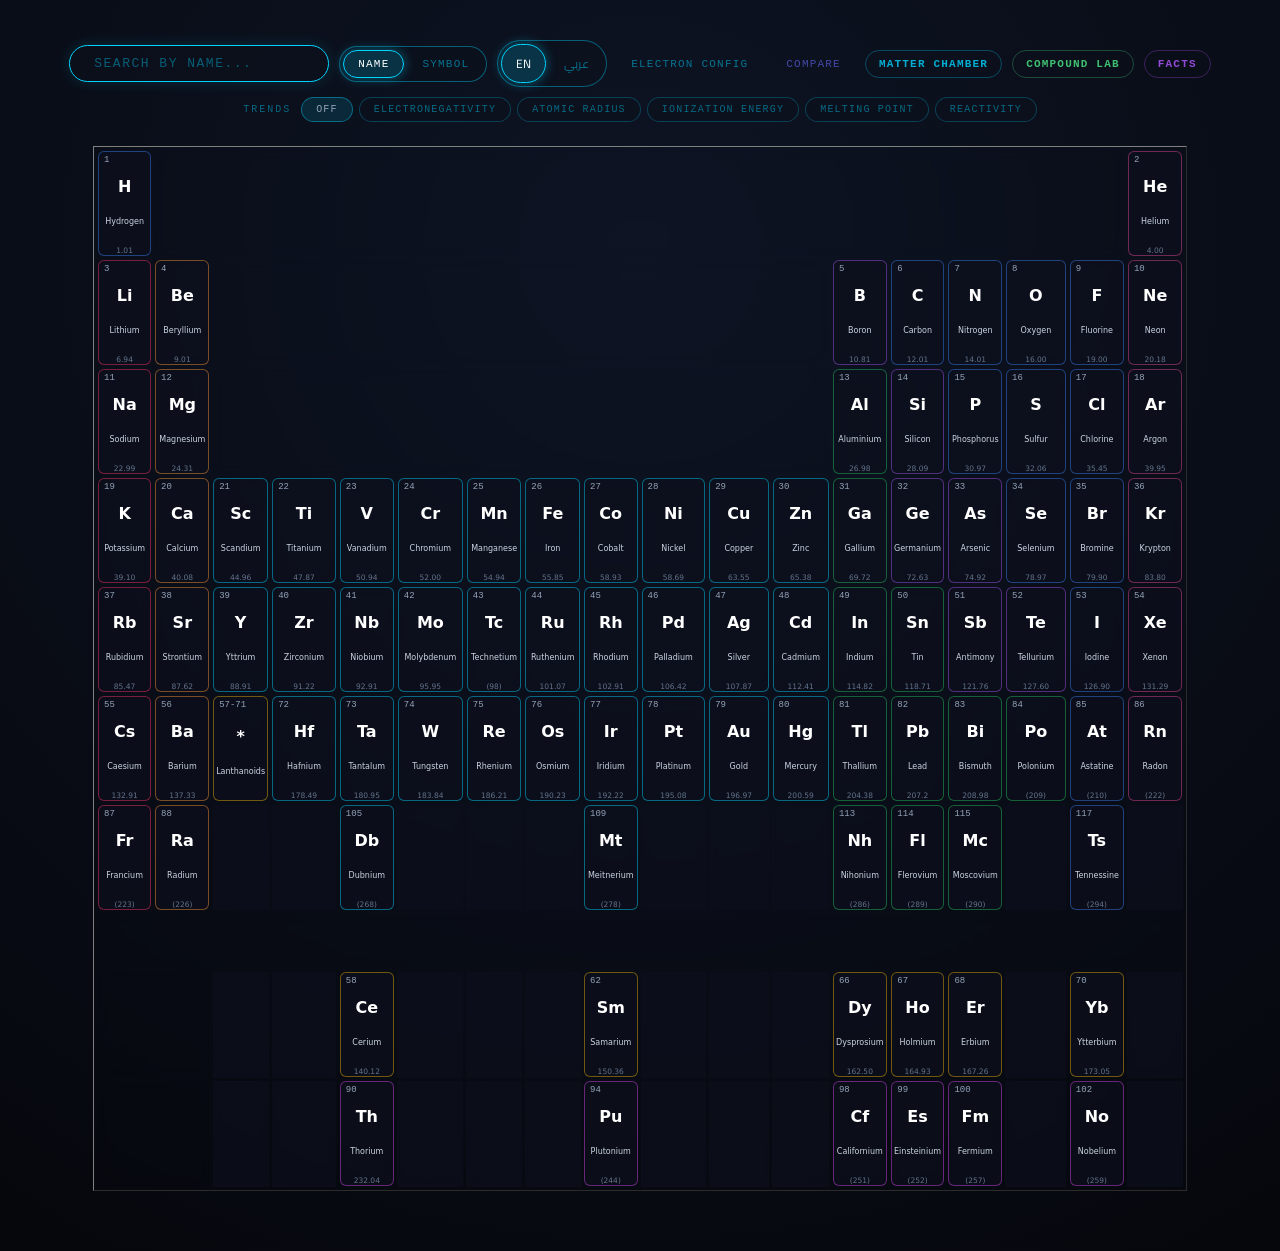
<file: index.html>
<!DOCTYPE html>
<html lang="en">
<head>
    <meta charset="UTF-8">
    <meta name="viewport" content="width=device-width, initial-scale=1.0">
    <title>Periodic Table</title>
    <link href="https://fonts.googleapis.com/css2?family=Cairo:wght@400;600;700&display=swap" rel="stylesheet">
    <link rel="stylesheet" href="style.css">
    <link rel="stylesheet" href="lang.css">
</head>
<body>
  <!-- Search Bar, Mode Toggle and Language Toggle -->
  <div class="search-container">
    <div class="search-controls">
      <input type="text" id="element-search" class="search-box" placeholder="SEARCH BY NAME..." dir="auto" autocomplete="off">
      <div class="search-toggle">
        <button type="button" class="toggle-btn active" data-mode="name" data-i18n="name">NAME</button>
        <button type="button" class="toggle-btn" data-mode="symbol" data-i18n="symbol">SYMBOL</button>
      </div>
      <div class="search-toggle">
        <button type="button" class="lang-opt active" data-lang="en">EN</button>
        <button type="button" class="lang-opt" data-lang="ar">عربي</button>
      </div>
      <button type="button" class="toggle-btn" id="econfig-mode-btn" data-i18n="electronConfigBtn">ELECTRON CONFIG</button>
      <button type="button" class="toggle-btn" id="compare-mode-btn" data-i18n="compareBtn">COMPARE</button>
      <a href="chamber.html" class="toggle-btn chamber-nav-btn" data-i18n-nav="statesBtn">MATTER CHAMBER</a>
      <a href="compounds.html" class="toggle-btn compounds-nav-btn" data-i18n-nav="compoundsBtn">COMPOUND LAB</a>
      <a href="facts.html" class="toggle-btn facts-nav-btn" data-i18n-nav="factsBtn">FACTS</a>
    </div>
    <div id="search-no-results" class="no-results-notice" data-i18n="noResults">No results found (T_T)</div>

    <!-- Trend Recolor Bar -->
    <div class="trend-bar" id="trend-bar">
      <span class="trend-label" data-i18n="trendsLabel">TRENDS</span>
      <div class="trend-btns">
        <button type="button" class="trend-btn active" data-trend="none"  data-i18n="trendNone">OFF</button>
        <button type="button" class="trend-btn" data-trend="en"    data-i18n="trendEN">ELECTRONEGATIVITY</button>
        <button type="button" class="trend-btn" data-trend="rad"   data-i18n="trendRad">ATOMIC RADIUS</button>
        <button type="button" class="trend-btn" data-trend="ie"    data-i18n="trendIE">IONIZATION ENERGY</button>
        <button type="button" class="trend-btn" data-trend="mp"    data-i18n="trendMP">MELTING POINT</button>
        <button type="button" class="trend-btn" data-trend="react" data-i18n="trendReact">REACTIVITY</button>
      </div>
    </div>
    <!-- Trend Legend -->
    <div id="trend-legend"></div>

    <!-- Compare Hint Bar (visible when compare mode is active) -->
    <div id="compare-hint" class="compare-hint">
      <span id="compare-hint-text" data-i18n="compareHint">Select 2–4 elements</span>
      <button type="button" id="compare-open-btn" class="compare-open-btn" disabled>COMPARE (0)</button>
      <button type="button" id="compare-clear-btn" class="compare-clear-btn" data-i18n="compareClear">CLEAR</button>
    </div>

    <!-- Electron Configuration Hint Bar -->
    <div id="econfig-hint" class="compare-hint">
      <span id="econfig-hint-text" data-i18n="eConfigHint">Click any element to view its electron shells &amp; configuration</span>
      <button type="button" id="econfig-exit-btn" class="compare-clear-btn">EXIT</button>
    </div>
  </div>

<table border="1">
  <!-- Period 1 -->
  <tr>
    <td class="reactive-nonmetal"><span class="num">1</span><br><strong>H</strong><br><small class="name">Hydrogen</small><br><span class="mass">1.01</span></td>
    <td colspan="16" class="empty"></td>
    <td class="noble-gas"><span class="num">2</span><br><strong>He</strong><br><small class="name">Helium</small><br><span class="mass">4.00</span></td>
  </tr>
  <!-- Period 2 -->
  <tr>
    <td class="alkali"><span class="num">3</span><br><strong>Li</strong><br><small class="name">Lithium</small><br><span class="mass">6.94</span></td>
    <td class="alkaline"><span class="num">4</span><br><strong>Be</strong><br><small class="name">Beryllium</small><br><span class="mass">9.01</span></td>
    <td colspan="10" class="empty"></td>
    <td class="metalloid"><span class="num">5</span><br><strong>B</strong><br><small class="name">Boron</small><br><span class="mass">10.81</span></td>
    <td class="reactive-nonmetal"><span class="num">6</span><br><strong>C</strong><br><small class="name">Carbon</small><br><span class="mass">12.01</span></td>
    <td class="reactive-nonmetal"><span class="num">7</span><br><strong>N</strong><br><small class="name">Nitrogen</small><br><span class="mass">14.01</span></td>
    <td class="reactive-nonmetal"><span class="num">8</span><br><strong>O</strong><br><small class="name">Oxygen</small><br><span class="mass">16.00</span></td>
    <td class="reactive-nonmetal"><span class="num">9</span><br><strong>F</strong><br><small class="name">Fluorine</small><br><span class="mass">19.00</span></td>
    <td class="noble-gas"><span class="num">10</span><br><strong>Ne</strong><br><small class="name">Neon</small><br><span class="mass">20.18</span></td>
  </tr>
  <!-- Period 3 -->
  <tr>
    <td class="alkali"><span class="num">11</span><br><strong>Na</strong><br><small class="name">Sodium</small><br><span class="mass">22.99</span></td>
    <td class="alkaline"><span class="num">12</span><br><strong>Mg</strong><br><small class="name">Magnesium</small><br><span class="mass">24.31</span></td>
    <td colspan="10" class="empty"></td>
    <td class="post-transition"><span class="num">13</span><br><strong>Al</strong><br><small class="name">Aluminium</small><br><span class="mass">26.98</span></td>
    <td class="metalloid"><span class="num">14</span><br><strong>Si</strong><br><small class="name">Silicon</small><br><span class="mass">28.09</span></td>
    <td class="reactive-nonmetal"><span class="num">15</span><br><strong>P</strong><br><small class="name">Phosphorus</small><br><span class="mass">30.97</span></td>
    <td class="reactive-nonmetal"><span class="num">16</span><br><strong>S</strong><br><small class="name">Sulfur</small><br><span class="mass">32.06</span></td>
    <td class="reactive-nonmetal"><span class="num">17</span><br><strong>Cl</strong><br><small class="name">Chlorine</small><br><span class="mass">35.45</span></td>
    <td class="noble-gas"><span class="num">18</span><br><strong>Ar</strong><br><small class="name">Argon</small><br><span class="mass">39.95</span></td>
  </tr>
  <!-- Period 4 -->
  <tr>
    <td class="alkali"><span class="num">19</span><br><strong>K</strong><br><small class="name">Potassium</small><br><span class="mass">39.10</span></td>
    <td class="alkaline"><span class="num">20</span><br><strong>Ca</strong><br><small class="name">Calcium</small><br><span class="mass">40.08</span></td>
    <td class="transition"><span class="num">21</span><br><strong>Sc</strong><br><small class="name">Scandium</small><br><span class="mass">44.96</span></td>
    <td class="transition"><span class="num">22</span><br><strong>Ti</strong><br><small class="name">Titanium</small><br><span class="mass">47.87</span></td>
    <td class="transition"><span class="num">23</span><br><strong>V</strong><br><small class="name">Vanadium</small><br><span class="mass">50.94</span></td>
    <td class="transition"><span class="num">24</span><br><strong>Cr</strong><br><small class="name">Chromium</small><br><span class="mass">52.00</span></td>
    <td class="transition"><span class="num">25</span><br><strong>Mn</strong><br><small class="name">Manganese</small><br><span class="mass">54.94</span></td>
    <td class="transition"><span class="num">26</span><br><strong>Fe</strong><br><small class="name">Iron</small><br><span class="mass">55.85</span></td>
    <td class="transition"><span class="num">27</span><br><strong>Co</strong><br><small class="name">Cobalt</small><br><span class="mass">58.93</span></td>
    <td class="transition"><span class="num">28</span><br><strong>Ni</strong><br><small class="name">Nickel</small><br><span class="mass">58.69</span></td>
    <td class="transition"><span class="num">29</span><br><strong>Cu</strong><br><small class="name">Copper</small><br><span class="mass">63.55</span></td>
    <td class="transition"><span class="num">30</span><br><strong>Zn</strong><br><small class="name">Zinc</small><br><span class="mass">65.38</span></td>
    <td class="post-transition"><span class="num">31</span><br><strong>Ga</strong><br><small class="name">Gallium</small><br><span class="mass">69.72</span></td>
    <td class="metalloid"><span class="num">32</span><br><strong>Ge</strong><br><small class="name">Germanium</small><br><span class="mass">72.63</span></td>
    <td class="metalloid"><span class="num">33</span><br><strong>As</strong><br><small class="name">Arsenic</small><br><span class="mass">74.92</span></td>
    <td class="reactive-nonmetal"><span class="num">34</span><br><strong>Se</strong><br><small class="name">Selenium</small><br><span class="mass">78.97</span></td>
    <td class="reactive-nonmetal"><span class="num">35</span><br><strong>Br</strong><br><small class="name">Bromine</small><br><span class="mass">79.90</span></td>
    <td class="noble-gas"><span class="num">36</span><br><strong>Kr</strong><br><small class="name">Krypton</small><br><span class="mass">83.80</span></td>
  </tr>
  <!-- Period 5 -->
  <tr>
    <td class="alkali"><span class="num">37</span><br><strong>Rb</strong><br><small class="name">Rubidium</small><br><span class="mass">85.47</span></td>
    <td class="alkaline"><span class="num">38</span><br><strong>Sr</strong><br><small class="name">Strontium</small><br><span class="mass">87.62</span></td>
    <td class="transition"><span class="num">39</span><br><strong>Y</strong><br><small class="name">Yttrium</small><br><span class="mass">88.91</span></td>
    <td class="transition"><span class="num">40</span><br><strong>Zr</strong><br><small class="name">Zirconium</small><br><span class="mass">91.22</span></td>
    <td class="transition"><span class="num">41</span><br><strong>Nb</strong><br><small class="name">Niobium</small><br><span class="mass">92.91</span></td>
    <td class="transition"><span class="num">42</span><br><strong>Mo</strong><br><small class="name">Molybdenum</small><br><span class="mass">95.95</span></td>
    <td class="transition"><span class="num">43</span><br><strong>Tc</strong><br><small class="name">Technetium</small><br><span class="mass">(98)</span></td>
    <td class="transition"><span class="num">44</span><br><strong>Ru</strong><br><small class="name">Ruthenium</small><br><span class="mass">101.07</span></td>
    <td class="transition"><span class="num">45</span><br><strong>Rh</strong><br><small class="name">Rhodium</small><br><span class="mass">102.91</span></td>
    <td class="transition"><span class="num">46</span><br><strong>Pd</strong><br><small class="name">Palladium</small><br><span class="mass">106.42</span></td>
    <td class="transition"><span class="num">47</span><br><strong>Ag</strong><br><small class="name">Silver</small><br><span class="mass">107.87</span></td>
    <td class="transition"><span class="num">48</span><br><strong>Cd</strong><br><small class="name">Cadmium</small><br><span class="mass">112.41</span></td>
    <td class="post-transition"><span class="num">49</span><br><strong>In</strong><br><small class="name">Indium</small><br><span class="mass">114.82</span></td>
    <td class="post-transition"><span class="num">50</span><br><strong>Sn</strong><br><small class="name">Tin</small><br><span class="mass">118.71</span></td>
    <td class="metalloid"><span class="num">51</span><br><strong>Sb</strong><br><small class="name">Antimony</small><br><span class="mass">121.76</span></td>
    <td class="metalloid"><span class="num">52</span><br><strong>Te</strong><br><small class="name">Tellurium</small><br><span class="mass">127.60</span></td>
    <td class="reactive-nonmetal"><span class="num">53</span><br><strong>I</strong><br><small class="name">Iodine</small><br><span class="mass">126.90</span></td>
    <td class="noble-gas"><span class="num">54</span><br><strong>Xe</strong><br><small class="name">Xenon</small><br><span class="mass">131.29</span></td>
  </tr>
  <!-- Period 6 -->
  <tr>
    <td class="alkali"><span class="num">55</span><br><strong>Cs</strong><br><small class="name">Caesium</small><br><span class="mass">132.91</span></td>
    <td class="alkaline"><span class="num">56</span><br><strong>Ba</strong><br><small class="name">Barium</small><br><span class="mass">137.33</span></td>
    <td class="lanthanoid"><span class="num">57-71</span><br><strong>*</strong><br><small class="name">Lanthanoids</small><br><span class="mass"></span></td>
    <td class="transition"><span class="num">72</span><br><strong>Hf</strong><br><small class="name">Hafnium</small><br><span class="mass">178.49</span></td>
    <td class="transition"><span class="num">73</span><br><strong>Ta</strong><br><small class="name">Tantalum</small><br><span class="mass">180.95</span></td>
    <td class="transition"><span class="num">74</span><br><strong>W</strong><br><small class="name">Tungsten</small><br><span class="mass">183.84</span></td>
    <td class="transition"><span class="num">75</span><br><strong>Re</strong><br><small class="name">Rhenium</small><br><span class="mass">186.21</span></td>
    <td class="transition"><span class="num">76</span><br><strong>Os</strong><br><small class="name">Osmium</small><br><span class="mass">190.23</span></td>
    <td class="transition"><span class="num">77</span><br><strong>Ir</strong><br><small class="name">Iridium</small><br><span class="mass">192.22</span></td>
    <td class="transition"><span class="num">78</span><br><strong>Pt</strong><br><small class="name">Platinum</small><br><span class="mass">195.08</span></td>
    <td class="transition"><span class="num">79</span><br><strong>Au</strong><br><small class="name">Gold</small><br><span class="mass">196.97</span></td>
    <td class="transition"><span class="num">80</span><br><strong>Hg</strong><br><small class="name">Mercury</small><br><span class="mass">200.59</span></td>
    <td class="post-transition"><span class="num">81</span><br><strong>Tl</strong><br><small class="name">Thallium</small><br><span class="mass">204.38</span></td>
    <td class="post-transition"><span class="num">82</span><br><strong>Pb</strong><br><small class="name">Lead</small><br><span class="mass">207.2</span></td>
    <td class="post-transition"><span class="num">83</span><br><strong>Bi</strong><br><small class="name">Bismuth</small><br><span class="mass">208.98</span></td>
    <td class="post-transition"><span class="num">84</span><br><strong>Po</strong><br><small class="name">Polonium</small><br><span class="mass">(209)</span></td>
    <td class="reactive-nonmetal"><span class="num">85</span><br><strong>At</strong><br><small class="name">Astatine</small><br><span class="mass">(210)</span></td>
    <td class="noble-gas"><span class="num">86</span><br><strong>Rn</strong><br><small class="name">Radon</small><br><span class="mass">(222)</span></td>
  </tr>
  <!-- Period 7 -->
  <tr>
    <td class="alkali"><span class="num">87</span><br><strong>Fr</strong><br><small class="name">Francium</small><br><span class="mass">(223)</span></td>
    <td class="alkaline"><span class="num">88</span><br><strong>Ra</strong><br><small class="name">Radium</small><br><span class="mass">(226)</span></td>
    <td class="actinoid"><span class="num">89-103</span><br><strong>**</strong><br><small class="name">Actinoids</small><br><span class="mass"></span></td>
    <td class="transition"><span class="num">104</span><br><strong>Rf</strong><br><small class="name">Rutherfordium</small><br><span class="mass">(267)</span></td>
    <td class="transition"><span class="num">105</span><br><strong>Db</strong><br><small class="name">Dubnium</small><br><span class="mass">(268)</span></td>
    <td class="transition"><span class="num">106</span><br><strong>Sg</strong><br><small class="name">Seaborgium</small><br><span class="mass">(269)</span></td>
    <td class="transition"><span class="num">107</span><br><strong>Bh</strong><br><small class="name">Bohrium</small><br><span class="mass">(270)</span></td>
    <td class="transition"><span class="num">108</span><br><strong>Hs</strong><br><small class="name">Hassium</small><br><span class="mass">(270)</span></td>
    <td class="transition"><span class="num">109</span><br><strong>Mt</strong><br><small class="name">Meitnerium</small><br><span class="mass">(278)</span></td>
    <td class="transition"><span class="num">110</span><br><strong>Ds</strong><br><small class="name">Darmstadtium</small><br><span class="mass">(281)</span></td>
    <td class="transition"><span class="num">111</span><br><strong>Rg</strong><br><small class="name">Roentgenium</small><br><span class="mass">(282)</span></td>
    <td class="transition"><span class="num">112</span><br><strong>Cn</strong><br><small class="name">Copernicium</small><br><span class="mass">(285)</span></td>
    <td class="post-transition"><span class="num">113</span><br><strong>Nh</strong><br><small class="name">Nihonium</small><br><span class="mass">(286)</span></td>
    <td class="post-transition"><span class="num">114</span><br><strong>Fl</strong><br><small class="name">Flerovium</small><br><span class="mass">(289)</span></td>
    <td class="post-transition"><span class="num">115</span><br><strong>Mc</strong><br><small class="name">Moscovium</small><br><span class="mass">(290)</span></td>
    <td class="post-transition"><span class="num">116</span><br><strong>Lv</strong><br><small class="name">Livermorium</small><br><span class="mass">(293)</span></td>
    <td class="reactive-nonmetal"><span class="num">117</span><br><strong>Ts</strong><br><small class="name">Tennessine</small><br><span class="mass">(294)</span></td>
    <td class="noble-gas"><span class="num">118</span><br><strong>Og</strong><br><small class="name">Oganesson</small><br><span class="mass">(294)</span></td>
  </tr>
  <!-- Spacer Row -->
  <tr>
    <td colspan="18" class="spacer"></td>
  </tr>

  <!-- Lanthanoids Series -->
  <tr>
    <td colspan="2" class="empty"></td>
    <td class="lanthanoid"><span class="num"></span><br><strong>*</strong><br><small class="name"></small></td>
    <td class="lanthanoid"><span class="num">57</span><br><strong>La</strong><br><small class="name">Lanthanum</small><br><span class="mass">138.91</span></td>
    <td class="lanthanoid"><span class="num">58</span><br><strong>Ce</strong><br><small class="name">Cerium</small><br><span class="mass">140.12</span></td>
    <td class="lanthanoid"><span class="num">59</span><br><strong>Pr</strong><br><small class="name">Praseodymium</small><br><span class="mass">140.91</span></td>
    <td class="lanthanoid"><span class="num">60</span><br><strong>Nd</strong><br><small class="name">Neodymium</small><br><span class="mass">144.24</span></td>
    <td class="lanthanoid"><span class="num">61</span><br><strong>Pm</strong><br><small class="name">Promethium</small><br><span class="mass">(145)</span></td>
    <td class="lanthanoid"><span class="num">62</span><br><strong>Sm</strong><br><small class="name">Samarium</small><br><span class="mass">150.36</span></td>
    <td class="lanthanoid"><span class="num">63</span><br><strong>Eu</strong><br><small class="name">Europium</small><br><span class="mass">151.96</span></td>
    <td class="lanthanoid"><span class="num">64</span><br><strong>Gd</strong><br><small class="name">Gadolinium</small><br><span class="mass">157.25</span></td>
    <td class="lanthanoid"><span class="num">65</span><br><strong>Tb</strong><br><small class="name">Terbium</small><br><span class="mass">158.93</span></td>
    <td class="lanthanoid"><span class="num">66</span><br><strong>Dy</strong><br><small class="name">Dysprosium</small><br><span class="mass">162.50</span></td>
    <td class="lanthanoid"><span class="num">67</span><br><strong>Ho</strong><br><small class="name">Holmium</small><br><span class="mass">164.93</span></td>
    <td class="lanthanoid"><span class="num">68</span><br><strong>Er</strong><br><small class="name">Erbium</small><br><span class="mass">167.26</span></td>
    <td class="lanthanoid"><span class="num">69</span><br><strong>Tm</strong><br><small class="name">Thulium</small><br><span class="mass">168.93</span></td>
    <td class="lanthanoid"><span class="num">70</span><br><strong>Yb</strong><br><small class="name">Ytterbium</small><br><span class="mass">173.05</span></td>
    <td class="lanthanoid"><span class="num">71</span><br><strong>Lu</strong><br><small class="name">Lutetium</small><br><span class="mass">174.97</span></td>
  </tr>
  <!-- Actinoids Series -->
  <tr>
    <td colspan="2" class="empty"></td>
    <td class="actinoid"><span class="num"></span><br><strong>**</strong><br><small class="name"></small></td>
    <td class="actinoid"><span class="num">89</span><br><strong>Ac</strong><br><small class="name">Actinium</small><br><span class="mass">(227)</span></td>
    <td class="actinoid"><span class="num">90</span><br><strong>Th</strong><br><small class="name">Thorium</small><br><span class="mass">232.04</span></td>
    <td class="actinoid"><span class="num">91</span><br><strong>Pa</strong><br><small class="name">Protactinium</small><br><span class="mass">231.04</span></td>
    <td class="actinoid"><span class="num">92</span><br><strong>U</strong><br><small class="name">Uranium</small><br><span class="mass">238.03</span></td>
    <td class="actinoid"><span class="num">93</span><br><strong>Np</strong><br><small class="name">Neptunium</small><br><span class="mass">(237)</span></td>
    <td class="actinoid"><span class="num">94</span><br><strong>Pu</strong><br><small class="name">Plutonium</small><br><span class="mass">(244)</span></td>
    <td class="actinoid"><span class="num">95</span><br><strong>Am</strong><br><small class="name">Americium</small><br><span class="mass">(243)</span></td>
    <td class="actinoid"><span class="num">96</span><br><strong>Cm</strong><br><small class="name">Curium</small><br><span class="mass">(247)</span></td>
    <td class="actinoid"><span class="num">97</span><br><strong>Bk</strong><br><small class="name">Berkelium</small><br><span class="mass">(247)</span></td>
    <td class="actinoid"><span class="num">98</span><br><strong>Cf</strong><br><small class="name">Californium</small><br><span class="mass">(251)</span></td>
    <td class="actinoid"><span class="num">99</span><br><strong>Es</strong><br><small class="name">Einsteinium</small><br><span class="mass">(252)</span></td>
    <td class="actinoid"><span class="num">100</span><br><strong>Fm</strong><br><small class="name">Fermium</small><br><span class="mass">(257)</span></td>
    <td class="actinoid"><span class="num">101</span><br><strong>Md</strong><br><small class="name">Mendelevium</small><br><span class="mass">(258)</span></td>
    <td class="actinoid"><span class="num">102</span><br><strong>No</strong><br><small class="name">Nobelium</small><br><span class="mass">(259)</span></td>
    <td class="actinoid"><span class="num">103</span><br><strong>Lr</strong><br><small class="name">Lawrencium</small><br><span class="mass">(266)</span></td>
  </tr>
</table>

  <!-- Element Popup -->
  <div id="element-modal" class="modal-overlay">
    <div class="modal-card" id="modal-card">
      <button class="modal-close" id="modal-close">&times;</button>

      <div class="schematic-top">
        <span id="modal-num" class="modal-num">Atomic Number: 80</span>

        <div class="schematic-stage">
          <div class="callout-group left-group">
            <div class="node top-node">
              <span class="node-label" data-i18n="lblReactivity">Reactivity</span>
              <p id="modal-reactivity" class="node-text">Low • Resists oxidation</p>
            </div>
            <div class="node mid-node">
              <span class="node-label" data-i18n="lblDensity">Density</span>
              <p id="modal-density" class="node-text">13.53 g/cm³ (liquid)</p>
            </div>
            <div class="node btm-node">
              <span class="node-label" data-i18n="lblThermal">Thermal</span>
              <p id="modal-thermal" class="node-text">-38.8 °C / 356.7 °C</p>
            </div>
          </div>

          <svg class="trace-svg left-svg" viewBox="0 0 70 140" fill="none">
            <path class="draw-path branch-1" d="M 68,70 C 45,70 35,22 10,22" />
            <polygon class="draw-arrow arrow-1" points="8,22 16,18 16,26" />

            <path class="draw-path branch-2" d="M 68,70 L 10,70" />
            <polygon class="draw-arrow arrow-2" points="8,70 16,66 16,74" />

            <path class="draw-path branch-3" d="M 68,70 C 45,70 35,118 10,118" />
            <polygon class="draw-arrow arrow-3" points="8,118 16,114 16,122" />
          </svg>

          <div class="center-col">
            <h2 id="modal-symbol" class="modal-symbol">Hg</h2>
            <h3 id="modal-name" class="modal-name">Mercury</h3>
            <p id="modal-category" class="modal-category">TRANSITION</p>
          </div>

          <svg class="trace-svg right-svg" viewBox="0 0 70 140" fill="none">
            <path class="draw-path branch-right" d="M 2,112 L 24,112 C 38,112 38,55 52,55 L 60,55" />
            <polygon class="draw-arrow arrow-right" points="62,55 54,51 54,59" />
          </svg>

          <div class="callout-group right-group">
            <div class="node right-node">
              <span class="node-label" data-i18n="lblCategory">Classification</span>
              <p id="modal-cat-desc" class="node-text">Category description</p>
            </div>
          </div>
        </div>
      </div>

      <div class="modal-divider"></div>

      <div class="modal-body">
        <h4 data-i18n="lblFacts">Top Applications &amp; Facts</h4>
        <ul id="modal-facts"></ul>
      </div>
    </div>
  </div>

  <!-- Scroll hint -->
  <div id="scroll-arrow" class="scroll-indicator">▼</div>

  <!-- Compare Modal -->
  <div id="compare-modal" class="compare-overlay">
    <div class="compare-card">
      <div class="compare-modal-header">
        <h3 class="compare-title" data-i18n="compareTitle">ELEMENT COMPARISON</h3>
        <button type="button" id="compare-close" class="modal-close">&times;</button>
      </div>
      <div id="compare-grid" class="cmp-scroll"></div>
    </div>
  </div>

  <!-- Electron Configuration Modal -->
  <div id="econfig-modal" class="compare-overlay">
    <div class="compare-card econfig-card">
      <div class="compare-modal-header">
        <h3 class="compare-title" data-i18n="eConfigTitle">ELECTRON CONFIGURATION</h3>
        <button type="button" id="econfig-modal-close" class="modal-close">&times;</button>
      </div>
      <div class="econfig-body">
        <div class="econfig-atom-pane">
          <canvas id="bohr-canvas" width="340" height="340"></canvas>
          <div class="econfig-symbol-badge">
            <span id="econfig-sym">H</span>
            <span id="econfig-num">1</span>
          </div>
        </div>
        <div class="econfig-info-pane">
          <div class="econfig-header-row">
            <h2 id="econfig-name">Hydrogen</h2>
            <span id="econfig-cat" class="econfig-cat-badge">Nonmetal</span>
          </div>
          
          <div class="econfig-field">
            <span class="econfig-field-label" data-i18n="eConfigNotation">Electron Configuration</span>
            <div id="econfig-notation" class="econfig-field-val notation-val">1s¹</div>
          </div>

          <div class="econfig-field">
            <span class="econfig-field-label" data-i18n="eConfigValence">Valence Electrons</span>
            <div id="econfig-valence" class="econfig-field-val valence-val">1</div>
          </div>

          <div class="econfig-field">
            <span class="econfig-field-label" data-i18n="eConfigShells">Electron Shells (Bohr Orbitals)</span>
            <div id="econfig-shells-breakdown" class="econfig-shells-wrap"></div>
          </div>
        </div>
      </div>
    </div>
  </div>

  <script src="translations.js"></script>
  <script src="script.js"></script>
</body>
</html>
</file>
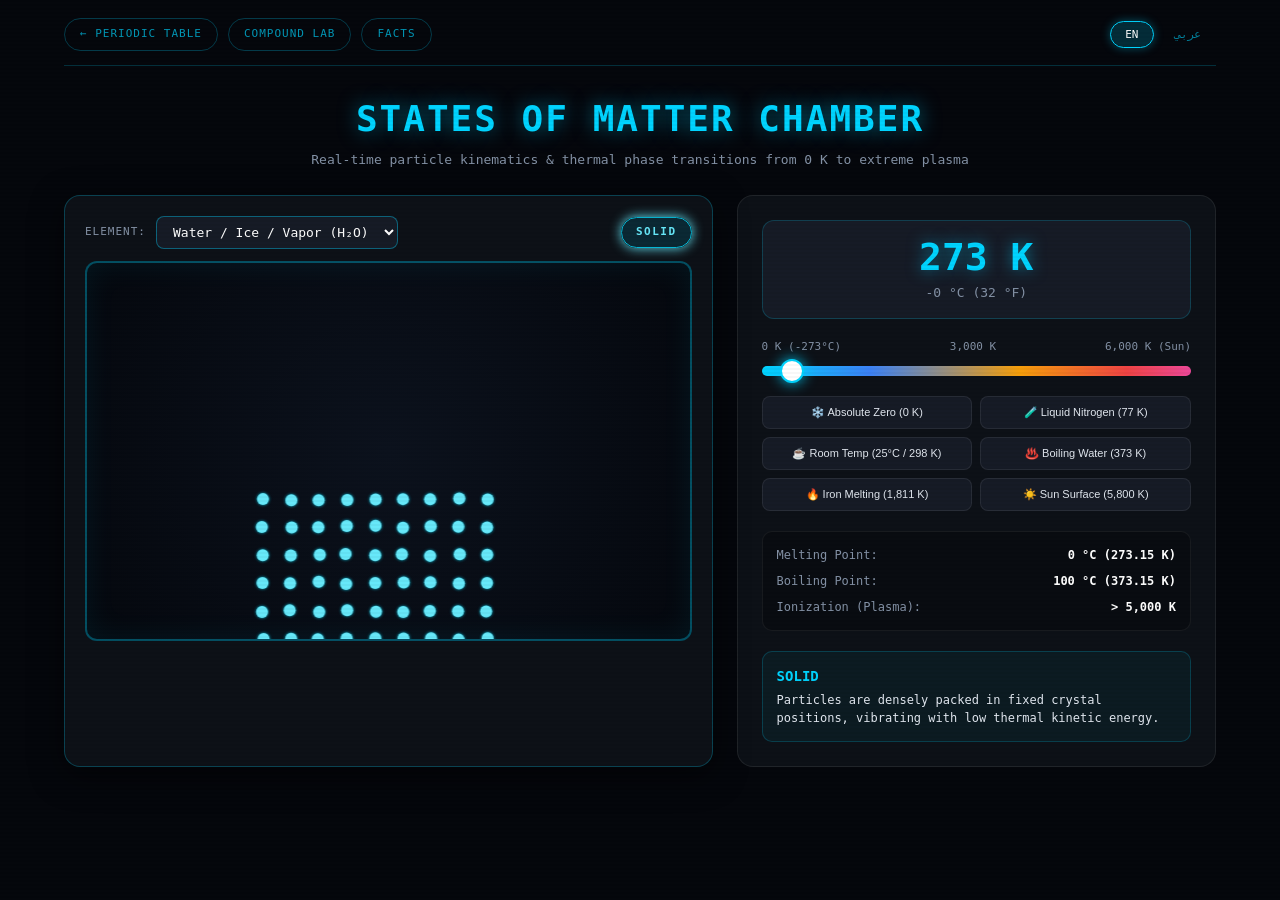
<file: chamber.html>
<!DOCTYPE html>
<html lang="en">
<head>
  <meta charset="UTF-8">
  <meta name="viewport" content="width=device-width, initial-scale=1.0">
  <title>Periodic Table — States of Matter Chamber</title>
  <link href="https://fonts.googleapis.com/css2?family=Cairo:wght@400;600;700&display=swap" rel="stylesheet">
  <script src="translations.js"></script>
  <style>
    *, *::before, *::after { box-sizing: border-box; margin: 0; padding: 0; }

    :root {
      --bg: #05070c;
      --surface: #0d1117;
      --surface2: #161b26;
      --cyan: #00d4ff;
      --purple: #a855f7;
      --amber: #f59e0b;
      --red: #ef4444;
      --green: #4ade80;
      --text: #e2e8f0;
      --muted: #8492a6;
      --border: rgba(0, 212, 255, 0.2);
    }

    html, body {
      min-height: 100%;
      background: var(--bg);
      color: var(--text);
      font-family: monospace;
      font-size: 14px;
      line-height: 1.5;
      overflow-x: hidden;
    }

    /* Arabic Typography */
    html[lang="ar"] body,
    html[lang="ar"] button,
    html[lang="ar"] input,
    html[lang="ar"] select,
    html[lang="ar"] .phase-title,
    html[lang="ar"] .phase-desc,
    html[lang="ar"] .page-subtitle,
    html[lang="ar"] .preset-btn,
    html[lang="ar"] .nav-link {
      font-family: 'Cairo', sans-serif;
      font-weight: 600;
    }

    body::before {
      content: '';
      position: fixed; inset: 0;
      background: repeating-linear-gradient(0deg, transparent, transparent 2px, rgba(0,0,0,0.03) 2px, rgba(0,0,0,0.03) 4px);
      pointer-events: none;
      z-index: 9999;
    }

    .shell {
      max-width: 1200px;
      margin: 0 auto;
      padding: 18px 24px 60px;
      display: flex;
      flex-direction: column;
      gap: 20px;
    }

    /* Top Nav */
    .header-bar {
      display: flex;
      justify-content: space-between;
      align-items: center;
      padding-bottom: 14px;
      border-bottom: 1px solid var(--border);
    }
    .nav-links {
      display: flex;
      gap: 10px;
      flex-wrap: wrap;
    }
    .nav-link {
      text-decoration: none;
      color: rgba(0, 212, 255, 0.7);
      border: 1px solid rgba(0, 212, 255, 0.25);
      padding: 7px 15px;
      border-radius: 20px;
      font-size: 11px;
      letter-spacing: 1px;
      transition: all 0.2s ease;
    }
    .nav-link:hover {
      color: #fff;
      background: rgba(0, 212, 255, 0.15);
      border-color: var(--cyan);
      box-shadow: 0 0 12px rgba(0, 212, 255, 0.35);
    }
    .lang-toggle {
      display: flex;
      gap: 6px;
    }
    .lang-opt {
      background: transparent;
      border: 1px solid transparent;
      color: rgba(0, 212, 255, 0.6);
      font-family: monospace;
      font-size: 11px;
      padding: 6px 14px;
      border-radius: 16px;
      cursor: pointer;
      transition: all 0.2s;
    }
    .lang-opt:hover { color: var(--cyan); }
    .lang-opt.active {
      background: rgba(0, 212, 255, 0.18);
      color: #fff;
      border-color: var(--cyan);
      box-shadow: 0 0 10px rgba(0, 212, 255, 0.35);
    }

    /* Hero */
    .hero {
      text-align: center;
      padding: 6px 10px;
    }
    .page-title {
      font-size: clamp(22px, 3.8vw, 36px);
      color: var(--cyan);
      letter-spacing: 2px;
      text-shadow: 0 0 20px rgba(0, 212, 255, 0.5);
    }
    .page-subtitle {
      color: var(--muted);
      font-size: 13px;
      margin-top: 4px;
    }

    /* Main Simulator Grid */
    .sim-layout {
      display: grid;
      grid-template-columns: 1.15fr 0.85fr;
      gap: 24px;
      align-items: stretch;
    }

    @media (max-width: 900px) {
      .sim-layout { grid-template-columns: 1fr; }
    }

    /* Beaker Column */
    .beaker-card {
      background: var(--surface);
      border: 1px solid rgba(0, 212, 255, 0.25);
      border-radius: 16px;
      padding: 20px;
      display: flex;
      flex-direction: column;
      align-items: center;
      position: relative;
      box-shadow: 0 8px 32px rgba(0,0,0,0.5);
    }

    .beaker-header {
      width: 100%;
      display: flex;
      justify-content: space-between;
      align-items: center;
      margin-bottom: 12px;
    }
    .element-select-wrap {
      display: flex;
      align-items: center;
      gap: 10px;
    }
    .element-select-wrap label {
      color: var(--muted);
      font-size: 11px;
      letter-spacing: 1px;
    }
    .element-select {
      background: var(--surface2);
      border: 1px solid rgba(0, 212, 255, 0.4);
      color: #fff;
      padding: 7px 12px;
      border-radius: 8px;
      font-family: inherit;
      font-size: 13px;
      cursor: pointer;
      outline: none;
    }
    .element-select option {
      background: #0d1117;
      color: #fff;
    }

    .phase-badge {
      font-size: 11px;
      letter-spacing: 1.5px;
      font-weight: bold;
      padding: 6px 14px;
      border-radius: 20px;
      text-transform: uppercase;
      box-shadow: 0 0 12px currentColor;
      transition: all 0.3s;
    }
    .phase-solid { color: #67e8f9; background: rgba(6, 182, 212, 0.15); border: 1px solid #06b6d4; }
    .phase-liquid { color: #3b82f6; background: rgba(59, 130, 246, 0.15); border: 1px solid #3b82f6; }
    .phase-gas { color: #f59e0b; background: rgba(245, 158, 11, 0.15); border: 1px solid #f59e0b; }
    .phase-plasma { color: #ec4899; background: rgba(236, 72, 153, 0.2); border: 1px solid #ec4899; }

    /* Canvas Chamber */
    .chamber-container {
      width: 100%;
      height: 380px;
      background: radial-gradient(circle at 50% 50%, #0c121d 0%, #05080e 100%);
      border-radius: 12px;
      border: 2px solid rgba(0, 212, 255, 0.35);
      position: relative;
      overflow: hidden;
      box-shadow: inset 0 0 30px rgba(0, 212, 255, 0.08);
    }
    #chamber-canvas {
      width: 100%;
      height: 100%;
      display: block;
    }

    /* Burner Flame FX under beaker */
    .burner-glow {
      position: absolute;
      bottom: 0;
      left: 10%; right: 10%;
      height: 16px;
      background: radial-gradient(ellipse at 50% 100%, rgba(239, 68, 68, 0.6) 0%, rgba(245, 158, 11, 0.3) 50%, transparent 80%);
      opacity: 0;
      transition: opacity 0.4s;
      pointer-events: none;
    }

    /* Controls Column */
    .controls-card {
      background: var(--surface);
      border: 1px solid rgba(255, 255, 255, 0.08);
      border-radius: 16px;
      padding: 24px;
      display: flex;
      flex-direction: column;
      gap: 20px;
    }

    .temp-display-wrap {
      text-align: center;
      padding: 16px;
      background: var(--surface2);
      border-radius: 12px;
      border: 1px solid rgba(0, 212, 255, 0.2);
    }
    .temp-value {
      font-size: 38px;
      font-weight: 700;
      color: var(--cyan);
      text-shadow: 0 0 15px rgba(0, 212, 255, 0.5);
      line-height: 1.1;
    }
    .temp-secondary {
      font-size: 13px;
      color: var(--muted);
      margin-top: 4px;
    }

    /* Slider Container */
    .slider-wrap {
      display: flex;
      flex-direction: column;
      gap: 10px;
    }
    .slider-labels {
      display: flex;
      justify-content: space-between;
      font-size: 11px;
      color: var(--muted);
    }

    input[type=range].temp-slider {
      -webkit-appearance: none;
      width: 100%;
      height: 10px;
      border-radius: 5px;
      background: linear-gradient(90deg, #00d4ff 0%, #3b82f6 25%, #f59e0b 60%, #ef4444 85%, #ec4899 100%);
      outline: none;
      cursor: pointer;
    }
    input[type=range].temp-slider::-webkit-slider-thumb {
      -webkit-appearance: none;
      width: 24px;
      height: 24px;
      border-radius: 50%;
      background: #fff;
      border: 2px solid var(--cyan);
      box-shadow: 0 0 14px rgba(0, 212, 255, 0.9);
      cursor: grab;
      transition: transform 0.1s;
    }
    input[type=range].temp-slider::-webkit-slider-thumb:active {
      cursor: grabbing;
      transform: scale(1.2);
    }

    /* Quick Preset Buttons */
    .presets-grid {
      display: grid;
      grid-template-columns: repeat(2, 1fr);
      gap: 8px;
    }
    .preset-btn {
      background: var(--surface2);
      border: 1px solid rgba(255, 255, 255, 0.08);
      color: var(--text);
      padding: 9px 8px;
      border-radius: 8px;
      font-size: 11px;
      cursor: pointer;
      transition: all 0.2s;
      text-align: center;
    }
    .preset-btn:hover {
      background: rgba(0, 212, 255, 0.15);
      border-color: var(--cyan);
      color: #fff;
    }

    /* Element Thermal Specs */
    .specs-box {
      background: rgba(0, 0, 0, 0.25);
      border: 1px solid rgba(255, 255, 255, 0.06);
      border-radius: 10px;
      padding: 14px;
      display: flex;
      flex-direction: column;
      gap: 8px;
      font-size: 12px;
    }
    .spec-row {
      display: flex;
      justify-content: space-between;
    }
    .spec-label { color: var(--muted); }
    .spec-val { color: #fff; font-weight: 600; }

    /* Phase Explanation Box */
    .phase-info-box {
      background: rgba(0, 212, 255, 0.05);
      border: 1px solid rgba(0, 212, 255, 0.2);
      border-radius: 10px;
      padding: 14px;
    }
    .phase-title {
      font-size: 14px;
      font-weight: 700;
      color: var(--cyan);
      margin-bottom: 4px;
    }
    .phase-desc {
      font-size: 12px;
      color: var(--text);
      line-height: 1.5;
    }

    /* RTL Direction */
    html[lang="ar"] .shell { direction: rtl; }
    html[lang="ar"] .page-title { letter-spacing: 0; }
    html[lang="ar"] .phase-badge { letter-spacing: 0; }
  </style>
</head>
<body>

<div class="shell">
  <!-- Nav Bar -->
  <header class="header-bar">
    <div class="nav-links">
      <a href="index.html" class="nav-link" id="nav-table">← PERIODIC TABLE</a>
      <a href="compounds.html" class="nav-link" id="nav-compounds">COMPOUND LAB</a>
      <a href="facts.html" class="nav-link" id="nav-facts">FACTS</a>
    </div>
    <div class="lang-toggle">
      <button class="lang-opt active" data-lang="en">EN</button>
      <button class="lang-opt" data-lang="ar">عربي</button>
    </div>
  </header>

  <!-- Hero Header -->
  <section class="hero">
    <h1 class="page-title" id="page-title">STATES OF MATTER CHAMBER</h1>
    <p class="page-subtitle" id="page-subtitle">Real-time particle kinematics & thermal phase transitions from 0 K to extreme plasma</p>
  </section>

  <!-- Main Simulator Layout -->
  <div class="sim-layout">
    <!-- Left Column: The Interactive Beaker -->
    <div class="beaker-card">
      <div class="beaker-header">
        <div class="element-select-wrap">
          <label for="element-picker" id="label-choose">ELEMENT:</label>
          <select id="element-picker" class="element-select">
            <option value="H">Hydrogen (H)</option>
            <option value="He">Helium (He)</option>
            <option value="O">Oxygen (O)</option>
            <option value="N">Nitrogen (N)</option>
            <option value="H2O" selected>Water / Ice / Vapor (H₂O)</option>
            <option value="Hg">Mercury (Hg)</option>
            <option value="Ga">Gallium (Ga)</option>
            <option value="Fe">Iron (Fe)</option>
            <option value="Au">Gold (Au)</option>
            <option value="W">Tungsten (W)</option>
            <option value="Cs">Caesium (Cs)</option>
            <option value="Br">Bromine (Br)</option>
          </select>
        </div>
        <div id="phase-indicator" class="phase-badge phase-solid">SOLID</div>
      </div>

      <!-- Canvas Chamber containing bouncing and lattice atoms -->
      <div class="chamber-container">
        <canvas id="chamber-canvas"></canvas>
        <div class="burner-glow" id="burner-glow"></div>
      </div>
    </div>

    <!-- Right Column: Temperature Controls & Insights -->
    <div class="controls-card">
      <!-- Thermometer Readout -->
      <div class="temp-display-wrap">
        <div class="temp-value" id="temp-kelvin">273 K</div>
        <div class="temp-secondary" id="temp-celsius">0 °C (32 °F)</div>
      </div>

      <!-- Slider -->
      <div class="slider-wrap">
        <div class="slider-labels">
          <span>0 K (-273°C)</span>
          <span id="slider-mid-lbl">3,000 K</span>
          <span>6,000 K (Sun)</span>
        </div>
        <input type="range" id="temp-slider" class="temp-slider" min="0" max="6000" value="273" step="1">
      </div>

      <!-- Quick Preset Buttons -->
      <div class="presets-grid">
        <button class="preset-btn" data-temp="0" id="btn-abs-zero">❄️ Absolute Zero (0 K)</button>
        <button class="preset-btn" data-temp="77" id="btn-liq-n2">🧪 Liquid Nitrogen (77 K)</button>
        <button class="preset-btn" data-temp="298" id="btn-room-temp">☕ Room Temp (25°C / 298 K)</button>
        <button class="preset-btn" data-temp="373" id="btn-boiling">♨️ Boiling Water (373 K)</button>
        <button class="preset-btn" data-temp="1811" id="btn-iron-melt">🔥 Iron Melting (1,811 K)</button>
        <button class="preset-btn" data-temp="5800" id="btn-sun-surf">☀️ Sun Surface (5,800 K)</button>
      </div>

      <!-- Specs Box -->
      <div class="specs-box">
        <div class="spec-row">
          <span class="spec-label" id="lbl-mp">Melting Point:</span>
          <span class="spec-val" id="spec-mp">0 °C (273.15 K)</span>
        </div>
        <div class="spec-row">
          <span class="spec-label" id="lbl-bp">Boiling Point:</span>
          <span class="spec-val" id="spec-bp">100 °C (373.15 K)</span>
        </div>
        <div class="spec-row">
          <span class="spec-label" id="lbl-plasma">Ionization (Plasma):</span>
          <span class="spec-val" id="spec-plasma">&gt; 5,000 K</span>
        </div>
      </div>

      <!-- Dynamic Phase Description -->
      <div class="phase-info-box">
        <div class="phase-title" id="phase-title">SOLID LATTICE</div>
        <div class="phase-desc" id="phase-desc">Particles are locked in fixed crystalline positions, vibrating subtly with low thermal kinetic energy.</div>
      </div>
    </div>
  </div>
</div>

<script>
(function() {
  'use strict';

  // Elements & thermal properties (all temperatures in Kelvin)
  const SUBSTANCES = {
    H2O: { nameEn: 'Water (H₂O)', nameAr: 'الماء (H₂O)', mp: 273.15, bp: 373.15, color: '#38bdf8', atomSize: 6 },
    H:   { nameEn: 'Hydrogen (H)', nameAr: 'الهيدروجين (H)', mp: 14.01, bp: 20.28, color: '#e0f2fe', atomSize: 5 },
    He:  { nameEn: 'Helium (He)', nameAr: 'الهيليوم (He)', mp: 0.95, bp: 4.22, color: '#fbcfe8', atomSize: 5 },
    O:   { nameEn: 'Oxygen (O)', nameAr: 'الأكسجين (O)', mp: 54.36, bp: 90.20, color: '#60a5fa', atomSize: 6 },
    N:   { nameEn: 'Nitrogen (N)', nameAr: 'النيتروجين (N)', mp: 63.15, bp: 77.36, color: '#818cf8', atomSize: 6 },
    Hg:  { nameEn: 'Mercury (Hg)', nameAr: 'الزئبق (Hg)', mp: 234.32, bp: 629.88, color: '#cbd5e1', atomSize: 8 },
    Ga:  { nameEn: 'Gallium (Ga)', nameAr: 'الغاليوم (Ga)', mp: 302.91, bp: 2673, color: '#94a3b8', atomSize: 7 },
    Fe:  { nameEn: 'Iron (Fe)', nameAr: 'الحديد (Fe)', mp: 1811, bp: 3134, color: '#f97316', atomSize: 7 },
    Au:  { nameEn: 'Gold (Au)', nameAr: 'الذهب (Au)', mp: 1337.33, bp: 3243, color: '#fbbf24', atomSize: 8 },
    W:   { nameEn: 'Tungsten (W)', nameAr: 'التنغستن (W)', mp: 3695, bp: 6203, color: '#e2e8f0', atomSize: 8 },
    Cs:  { nameEn: 'Caesium (Cs)', nameAr: 'السيزيوم (Cs)', mp: 301.59, bp: 944, color: '#facc15', atomSize: 9 },
    Br:  { nameEn: 'Bromine (Br)', nameAr: 'البروم (Br)', mp: 265.8, bp: 332.0, color: '#ef4444', atomSize: 7 }
  };

  const I18N = {
    en: {
      pageTitle: "STATES OF MATTER CHAMBER",
      pageSubtitle: "Real-time particle kinematics & thermal phase transitions from 0 K to extreme plasma",
      navTable: "← PERIODIC TABLE",
      navCompounds: "COMPOUND LAB",
      navFacts: "FACTS",
      choose: "ELEMENT:",
      mp: "Melting Point:",
      bp: "Boiling Point:",
      plasmaLbl: "Ionization (Plasma):",
      solid: "SOLID",
      liquid: "LIQUID",
      gas: "GAS",
      plasma: "PLASMA",
      solidDesc: "Particles are densely packed in fixed crystal positions, vibrating with low thermal kinetic energy.",
      liquidDesc: "Particles have overcome the rigid lattice bonds and roll freely around each other, conforming to the container.",
      gasDesc: "High thermal energy breaks all intermolecular attractions. Particles zoom rapidly and bounce off the chamber walls.",
      plasmaDesc: "Extreme kinetic temperatures strip electrons from nuclei! Highly energized ionized ions glow with electric plasma fields."
    },
    ar: {
      pageTitle: "غرفة محاكاة حالات المادة",
      pageSubtitle: "حركة الجسيمات وتحولات الطور الحرارية لحظياً من الصفر المطلق إلى البلازما المتوهجة",
      navTable: "العودة للجدول ←",
      navCompounds: "مختبر المركبات",
      navFacts: "حقائق ومعلومات",
      choose: "العنصر:",
      mp: "نقطة الانصهار:",
      bp: "نقطة الغليان:",
      plasmaLbl: "التأين (البلازما):",
      solid: "صلب",
      liquid: "سائل",
      gas: "غاز",
      plasma: "بلازما",
      solidDesc: "الجسيمات متراصة بإحكام في شبكة بلورية ثابتة، وتهتز فقط بطاقة حركية منخفضة في أماكنها.",
      liquidDesc: "تغلبت الجسيمات على الروابط الصلبة الصلدة، لتتدفق وتنزلق بحرية حول بعضها متخذة شكل قاع الإناء.",
      gasDesc: "الطاقة الحرارية العالية كسرت كل قوى التجاذب. تتطاير الجسيمات بسرعة فائقة وترتد عن جدران الحاوية.",
      plasmaDesc: "درجات الحرارة الفائقة تجرد الذرات من إلكتروناتها! غاز متأين هائل الطاقة يتوهج بمجالات كهربائية نشطة."
    }
  };

  let currentLang = localStorage.getItem('ptLang') || 'en';
  let currentSubstanceKey = 'H2O';
  let currentTempK = 273; // Kelvin

  // Canvas Particle System
  const canvas = document.getElementById('chamber-canvas');
  const ctx = canvas.getContext('2d');
  let animationFrameId = null;

  const NUM_PARTICLES = 65;
  const particles = [];

  function initParticles() {
    particles.length = 0;
    const rect = canvas.getBoundingClientRect();
    const w = canvas.width = rect.width * (window.devicePixelRatio || 1);
    const h = canvas.height = rect.height * (window.devicePixelRatio || 1);

    // Initial lattice configuration
    const cols = 9;
    const spacing = 28;
    const startX = (w - (cols * spacing)) / 2;
    const startY = h - 140;

    for (let i = 0; i < NUM_PARTICLES; i++) {
      const col = i % cols;
      const row = Math.floor(i / cols);
      particles.push({
        origX: startX + col * spacing,
        origY: startY + row * spacing,
        x: startX + col * spacing,
        y: startY + row * spacing,
        vx: (Math.random() - 0.5) * 2,
        vy: (Math.random() - 0.5) * 2,
        spark: 0
      });
    }
  }

  function getPhase(substance, tempK) {
    if (tempK >= 4800) return 'plasma';
    if (tempK >= substance.bp) return 'gas';
    if (tempK >= substance.mp) return 'liquid';
    return 'solid';
  }

  function renderSimulation() {
    const w = canvas.width;
    const h = canvas.height;
    ctx.clearRect(0, 0, w, h);

    const sub = SUBSTANCES[currentSubstanceKey];
    const phase = getPhase(sub, currentTempK);
    const atomRadius = (sub.atomSize || 6) * (window.devicePixelRatio || 1);

    // Speed multiplier based on temperature
    const tempRatio = Math.max(0.01, currentTempK / 600);

    for (let i = 0; i < particles.length; i++) {
      const p = particles[i];

      if (phase === 'solid') {
        // Vibrating tightly around crystal lattice origin
        const jitter = (currentTempK / Math.max(1, sub.mp)) * 2.5;
        p.x = p.origX + (Math.random() - 0.5) * jitter;
        p.y = p.origY + (Math.random() - 0.5) * jitter;
      } 
      else if (phase === 'liquid') {
        // Fluid cluster at the bottom half of the chamber
        p.vx += (Math.random() - 0.5) * 0.6;
        p.vy += 0.25; // gravity pull to bottom
        p.vx *= 0.95;
        p.vy *= 0.95;

        p.x += p.vx * (1 + tempRatio * 0.5);
        p.y += p.vy * (1 + tempRatio * 0.5);

        // Keep in bottom half
        const topBound = h * 0.45;
        if (p.y > h - atomRadius - 10) { p.y = h - atomRadius - 10; p.vy = -p.vy * 0.4; }
        if (p.y < topBound) { p.y = topBound; p.vy += 0.5; }
        if (p.x < atomRadius + 15) { p.x = atomRadius + 15; p.vx = -p.vx * 0.6; }
        if (p.x > w - atomRadius - 15) { p.x = w - atomRadius - 15; p.vx = -p.vx * 0.6; }
      } 
      else if (phase === 'gas') {
        // Full chamber bouncing
        const gasSpeed = Math.min(10, 1.5 + (currentTempK - sub.bp) * 0.003);
        p.x += p.vx * gasSpeed;
        p.y += p.vy * gasSpeed;

        if (p.x <= atomRadius + 10 || p.x >= w - atomRadius - 10) p.vx = -p.vx;
        if (p.y <= atomRadius + 10 || p.y >= h - atomRadius - 10) p.vy = -p.vy;
      } 
      else if (phase === 'plasma') {
        // Extreme kinetic violent velocity with electrical sparks
        const plasmaSpeed = 12 + Math.random() * 5;
        p.x += p.vx * plasmaSpeed;
        p.y += p.vy * plasmaSpeed;

        if (p.x <= atomRadius + 10 || p.x >= w - atomRadius - 10) p.vx = -p.vx;
        if (p.y <= atomRadius + 10 || p.y >= h - atomRadius - 10) p.vy = -p.vy;

        // Ionization spark trail
        if (Math.random() < 0.15) {
          ctx.strokeStyle = '#ec4899';
          ctx.lineWidth = 1.5;
          ctx.beginPath();
          ctx.moveTo(p.x, p.y);
          ctx.lineTo(p.x + (Math.random() - 0.5) * 30, p.y + (Math.random() - 0.5) * 30);
          ctx.stroke();
        }
      }

      // Draw the atom
      ctx.beginPath();
      ctx.arc(p.x, p.y, atomRadius, 0, Math.PI * 2);

      if (phase === 'plasma') {
        ctx.fillStyle = '#f43f5e';
        ctx.shadowColor = '#ec4899';
        ctx.shadowBlur = 15;
      } else if (phase === 'gas') {
        ctx.fillStyle = '#f59e0b';
        ctx.shadowColor = '#f59e0b';
        ctx.shadowBlur = 8;
      } else if (phase === 'liquid') {
        ctx.fillStyle = sub.color;
        ctx.shadowColor = sub.color;
        ctx.shadowBlur = 6;
      } else {
        // Solid
        ctx.fillStyle = '#67e8f9';
        ctx.shadowColor = '#06b6d4';
        ctx.shadowBlur = 3;
      }

      ctx.fill();
    }
    ctx.shadowBlur = 0; // reset

    animationFrameId = requestAnimationFrame(renderSimulation);
  }

  function updateUI() {
    const sub = SUBSTANCES[currentSubstanceKey];
    const phase = getPhase(sub, currentTempK);
    const t = I18N[currentLang];

    // Language applied to texts
    document.documentElement.lang = currentLang;
    document.documentElement.dir = currentLang === 'ar' ? 'rtl' : 'ltr';

    document.getElementById('nav-table').textContent = t.navTable;
    document.getElementById('nav-compounds').textContent = t.navCompounds;
    document.getElementById('nav-facts').textContent = t.navFacts;
    document.getElementById('page-title').textContent = t.pageTitle;
    document.getElementById('page-subtitle').textContent = t.pageSubtitle;
    document.getElementById('label-choose').textContent = t.choose;
    document.getElementById('lbl-mp').textContent = t.mp;
    document.getElementById('lbl-bp').textContent = t.bp;
    document.getElementById('lbl-plasma').textContent = t.plasmaLbl;

    // Temperature text
    const cVal = Math.round(currentTempK - 273.15);
    const fVal = Math.round((cVal * 9/5) + 32);
    document.getElementById('temp-kelvin').textContent = currentTempK.toLocaleString() + ' K';
    document.getElementById('temp-celsius').textContent = `${cVal.toLocaleString()} °C (${fVal.toLocaleString()} °F)`;

    // Specs readout
    const mpC = Math.round(sub.mp - 273.15);
    const bpC = Math.round(sub.bp - 273.15);
    document.getElementById('spec-mp').textContent = `${mpC.toLocaleString()} °C (${sub.mp} K)`;
    document.getElementById('spec-bp').textContent = `${bpC.toLocaleString()} °C (${sub.bp} K)`;

    // Phase Badge & Descriptions
    const badge = document.getElementById('phase-indicator');
    badge.className = 'phase-badge phase-' + phase;
    badge.textContent = t[phase];

    document.getElementById('phase-title').textContent = t[phase].toUpperCase();
    document.getElementById('phase-desc').textContent = t[phase + 'Desc'];

    // Burner flame glow fx
    const burner = document.getElementById('burner-glow');
    burner.style.opacity = currentTempK > 350 ? Math.min(1, (currentTempK - 300) / 1000) : '0';

    // Highlight active lang btn
    document.querySelectorAll('.lang-opt').forEach(b => {
      b.classList.toggle('active', b.dataset.lang === currentLang);
    });
  }

  // Events
  const slider = document.getElementById('temp-slider');
  slider.addEventListener('input', (e) => {
    currentTempK = parseInt(e.target.value, 10);
    updateUI();
  });

  document.querySelectorAll('.preset-btn').forEach(btn => {
    btn.addEventListener('click', () => {
      currentTempK = parseInt(btn.dataset.temp, 10);
      slider.value = currentTempK;
      updateUI();
    });
  });

  const picker = document.getElementById('element-picker');
  picker.addEventListener('change', (e) => {
    currentSubstanceKey = e.target.value;
    updateUI();
  });

  // Language buttons
  document.querySelectorAll('.lang-opt').forEach(btn => {
    btn.addEventListener('click', () => {
      currentLang = btn.dataset.lang;
      localStorage.setItem('ptLang', currentLang);
      updateUI();
    });
  });

  // Window resize handle
  window.addEventListener('resize', () => {
    initParticles();
  });

  // Boot
  initParticles();
  updateUI();
  renderSimulation();
})();
</script>
</body>
</html>
</file>
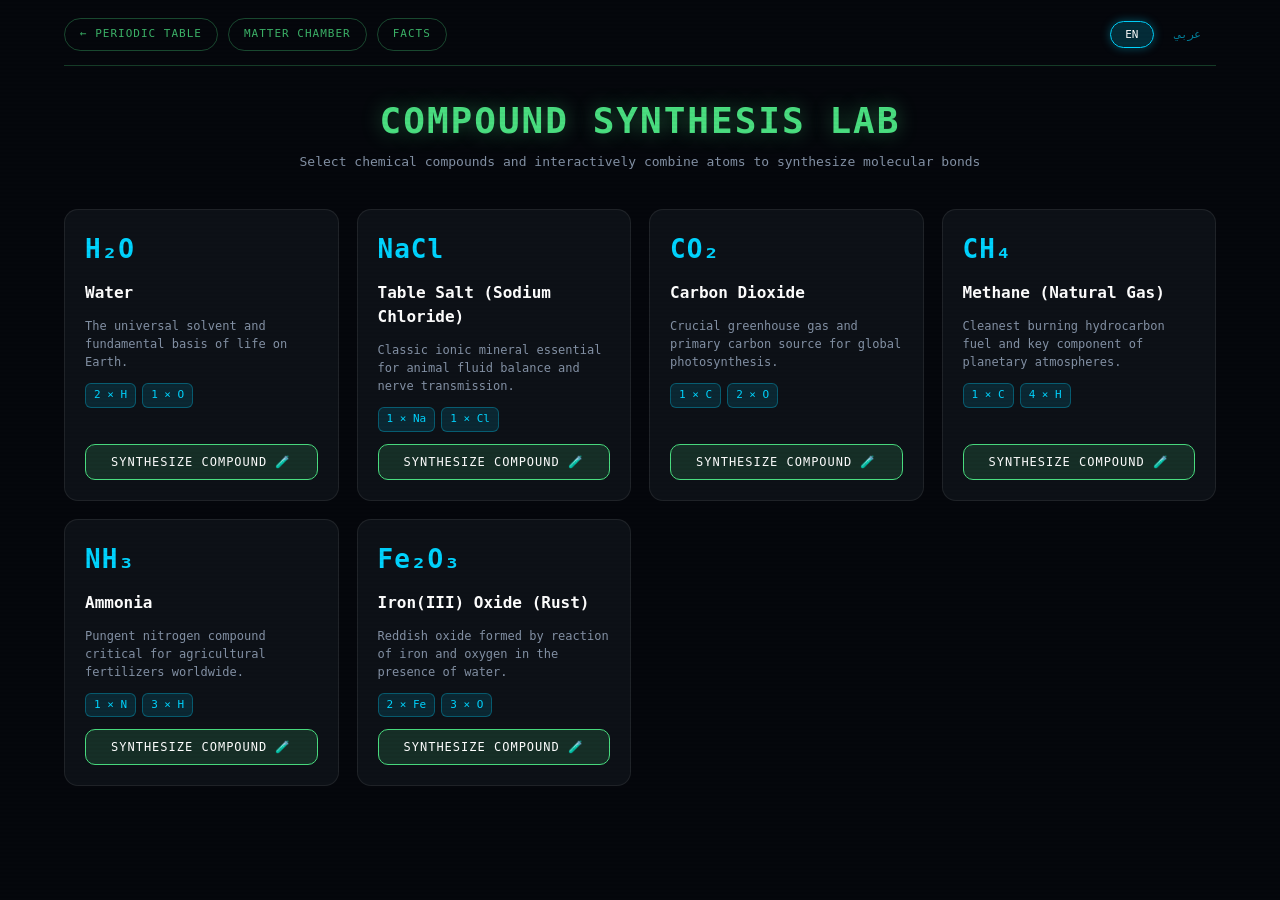
<file: compounds.html>
<!DOCTYPE html>
<html lang="en">
<head>
  <meta charset="UTF-8">
  <meta name="viewport" content="width=device-width, initial-scale=1.0">
  <title>Periodic Table — Compound Synthesis Lab</title>
  <link href="https://fonts.googleapis.com/css2?family=Cairo:wght@400;600;700&display=swap" rel="stylesheet">
  <script src="translations.js"></script>
  <style>
    *, *::before, *::after { box-sizing: border-box; margin: 0; padding: 0; }

    :root {
      --bg: #05070c;
      --surface: #0d1117;
      --surface2: #161b26;
      --cyan: #00d4ff;
      --green: #4ade80;
      --purple: #a855f7;
      --amber: #f59e0b;
      --pink: #ec4899;
      --text: #e2e8f0;
      --muted: #8492a6;
      --border: rgba(74, 222, 128, 0.25);
    }

    html, body {
      min-height: 100%;
      background: var(--bg);
      color: var(--text);
      font-family: monospace;
      font-size: 14px;
      line-height: 1.5;
      overflow-x: hidden;
    }

    html[lang="ar"] body,
    html[lang="ar"] button,
    html[lang="ar"] .compound-name,
    html[lang="ar"] .compound-desc,
    html[lang="ar"] .beaker-status,
    html[lang="ar"] .synthesis-verdict,
    html[lang="ar"] .nav-link {
      font-family: 'Cairo', sans-serif;
      font-weight: 600;
    }

    body::before {
      content: '';
      position: fixed; inset: 0;
      background: repeating-linear-gradient(0deg, transparent, transparent 2px, rgba(0,0,0,0.03) 2px, rgba(0,0,0,0.03) 4px);
      pointer-events: none;
      z-index: 9999;
    }

    .shell {
      max-width: 1200px;
      margin: 0 auto;
      padding: 18px 24px 60px;
      display: flex;
      flex-direction: column;
      gap: 22px;
    }

    /* Top Nav */
    .header-bar {
      display: flex;
      justify-content: space-between;
      align-items: center;
      padding-bottom: 14px;
      border-bottom: 1px solid var(--border);
    }
    .nav-links {
      display: flex;
      gap: 10px;
      flex-wrap: wrap;
    }
    .nav-link {
      text-decoration: none;
      color: rgba(74, 222, 128, 0.8);
      border: 1px solid rgba(74, 222, 128, 0.3);
      padding: 7px 15px;
      border-radius: 20px;
      font-size: 11px;
      letter-spacing: 1px;
      transition: all 0.2s ease;
    }
    .nav-link:hover {
      color: #fff;
      background: rgba(74, 222, 128, 0.15);
      border-color: var(--green);
      box-shadow: 0 0 12px rgba(74, 222, 128, 0.35);
    }
    .lang-toggle { display: flex; gap: 6px; }
    .lang-opt {
      background: transparent;
      border: 1px solid transparent;
      color: rgba(0, 212, 255, 0.6);
      font-family: monospace;
      font-size: 11px;
      padding: 6px 14px;
      border-radius: 16px;
      cursor: pointer;
      transition: all 0.2s;
    }
    .lang-opt:hover { color: var(--cyan); }
    .lang-opt.active {
      background: rgba(0, 212, 255, 0.18);
      color: #fff;
      border-color: var(--cyan);
      box-shadow: 0 0 10px rgba(0, 212, 255, 0.35);
    }

    /* Hero */
    .hero {
      text-align: center;
      padding: 6px 10px;
    }
    .page-title {
      font-size: clamp(22px, 3.8vw, 36px);
      color: var(--green);
      letter-spacing: 2px;
      text-shadow: 0 0 20px rgba(74, 222, 128, 0.4);
    }
    .page-subtitle {
      color: var(--muted);
      font-size: 13px;
      margin-top: 4px;
    }

    /* View Switcher */
    .view-container { width: 100%; }

    /* Catalog View */
    .catalog-grid {
      display: grid;
      grid-template-columns: repeat(auto-fill, minmax(270px, 1fr));
      gap: 18px;
      margin-top: 10px;
    }
    .compound-card {
      background: var(--surface);
      border: 1px solid rgba(255, 255, 255, 0.08);
      border-radius: 14px;
      padding: 20px;
      display: flex;
      flex-direction: column;
      gap: 12px;
      transition: all 0.25s ease;
      position: relative;
    }
    .compound-card:hover {
      transform: translateY(-4px);
      border-color: var(--green);
      box-shadow: 0 8px 24px rgba(74, 222, 128, 0.15);
    }
    .card-formula {
      font-size: 26px;
      font-weight: 700;
      color: var(--cyan);
      letter-spacing: 1px;
    }
    .compound-name {
      font-size: 16px;
      font-weight: 600;
      color: #fff;
    }
    .compound-desc {
      color: var(--muted);
      font-size: 12px;
      line-height: 1.5;
    }
    .formula-badges {
      display: flex;
      gap: 6px;
      flex-wrap: wrap;
    }
    .formula-badge {
      background: rgba(0, 212, 255, 0.12);
      border: 1px solid rgba(0, 212, 255, 0.3);
      color: var(--cyan);
      padding: 3px 8px;
      border-radius: 6px;
      font-size: 11px;
    }
    .btn-synthesize {
      margin-top: auto;
      background: rgba(74, 222, 128, 0.15);
      border: 1px solid var(--green);
      color: #fff;
      padding: 10px;
      border-radius: 10px;
      cursor: pointer;
      font-family: inherit;
      font-size: 12px;
      letter-spacing: 1px;
      transition: all 0.2s;
      text-align: center;
    }
    .btn-synthesize:hover {
      background: var(--green);
      color: #05070c;
      box-shadow: 0 0 16px rgba(74, 222, 128, 0.5);
    }

    /* Synthesizer Workspace View */
    .synth-view {
      display: none;
      flex-direction: column;
      gap: 20px;
    }
    .synth-view.active { display: flex; }

    .synth-header {
      display: flex;
      justify-content: space-between;
      align-items: center;
      background: var(--surface);
      border: 1px solid var(--border);
      padding: 16px 20px;
      border-radius: 12px;
    }
    .target-box {
      display: flex;
      align-items: center;
      gap: 14px;
    }
    .target-formula {
      font-size: 32px;
      font-weight: 700;
      color: var(--cyan);
    }
    .btn-back-catalog {
      background: transparent;
      border: 1px solid rgba(255, 255, 255, 0.2);
      color: var(--text);
      padding: 7px 14px;
      border-radius: 16px;
      cursor: pointer;
      font-family: inherit;
      font-size: 11px;
      transition: all 0.2s;
    }
    .btn-back-catalog:hover {
      border-color: #fff;
      background: rgba(255,255,255,0.05);
    }

    /* Beaker Chamber Area */
    .synth-arena {
      display: grid;
      grid-template-columns: 1fr 340px;
      gap: 20px;
    }
    @media (max-width: 860px) {
      .synth-arena { grid-template-columns: 1fr; }
    }

    .beaker-interactive {
      background: var(--surface);
      border: 2px solid rgba(74, 222, 128, 0.4);
      border-radius: 16px;
      padding: 24px;
      display: flex;
      flex-direction: column;
      align-items: center;
      justify-content: space-between;
      min-height: 380px;
      position: relative;
      box-shadow: inset 0 0 30px rgba(74, 222, 128, 0.05);
    }

    /* Elements floating inside the beaker */
    .beaker-contents {
      width: 100%;
      flex: 1;
      display: flex;
      align-items: center;
      justify-content: center;
      flex-wrap: wrap;
      gap: 12px;
      padding: 20px;
    }

    .atom-pill {
      width: 54px;
      height: 54px;
      border-radius: 50%;
      background: radial-gradient(circle at 35% 35%, #00d4ff, #0284c7);
      color: #fff;
      display: flex;
      flex-direction: column;
      align-items: center;
      justify-content: center;
      font-weight: 700;
      box-shadow: 0 0 14px rgba(0, 212, 255, 0.5);
      animation: floatAtom 2s ease-in-out infinite alternate;
      cursor: pointer;
    }
    .atom-pill:hover { transform: scale(1.1); }
    @keyframes floatAtom {
      from { transform: translateY(0); }
      to { transform: translateY(-8px); }
    }

    .beaker-bottom-bar {
      width: 100%;
      display: flex;
      justify-content: space-between;
      align-items: center;
      border-top: 1px solid rgba(255, 255, 255, 0.08);
      padding-top: 14px;
    }
    .btn-clear-beaker {
      background: rgba(239, 68, 68, 0.15);
      border: 1px solid #ef4444;
      color: #ef4444;
      padding: 8px 16px;
      border-radius: 8px;
      cursor: pointer;
      font-family: inherit;
      font-size: 11px;
      transition: all 0.2s;
    }
    .btn-clear-beaker:hover {
      background: #ef4444;
      color: #fff;
    }
    .btn-trigger-reaction {
      background: var(--green);
      border: 1px solid var(--green);
      color: #05070c;
      font-weight: 700;
      padding: 9px 22px;
      border-radius: 8px;
      cursor: pointer;
      font-family: inherit;
      font-size: 12px;
      letter-spacing: 1px;
      box-shadow: 0 0 14px rgba(74, 222, 128, 0.4);
      transition: all 0.2s;
    }
    .btn-trigger-reaction:hover {
      box-shadow: 0 0 24px rgba(74, 222, 128, 0.8);
      transform: scale(1.02);
    }

    /* Shelf of Dispenser Elements */
    .dispenser-panel {
      background: var(--surface);
      border: 1px solid rgba(255, 255, 255, 0.08);
      border-radius: 16px;
      padding: 20px;
      display: flex;
      flex-direction: column;
      gap: 14px;
    }
    .dispenser-title {
      font-size: 13px;
      color: var(--muted);
      letter-spacing: 1px;
    }
    .dispenser-atoms {
      display: grid;
      grid-template-columns: repeat(3, 1fr);
      gap: 10px;
    }
    .atom-btn {
      background: var(--surface2);
      border: 1px solid rgba(0, 212, 255, 0.3);
      color: var(--cyan);
      border-radius: 10px;
      padding: 12px 6px;
      display: flex;
      flex-direction: column;
      align-items: center;
      gap: 2px;
      cursor: pointer;
      transition: all 0.2s;
    }
    .atom-btn:hover {
      background: rgba(0, 212, 255, 0.15);
      border-color: var(--cyan);
      box-shadow: 0 0 12px rgba(0, 212, 255, 0.4);
      transform: scale(1.05);
    }
    .atom-btn-sym { font-size: 18px; font-weight: 700; }
    .atom-btn-num { font-size: 10px; color: var(--muted); }

    /* Success / Reaction Modal Overlay */
    .reaction-overlay {
      position: fixed; inset: 0;
      background: rgba(5, 7, 12, 0.85);
      backdrop-filter: blur(8px);
      display: none;
      align-items: center;
      justify-content: center;
      z-index: 10000;
      padding: 20px;
    }
    .reaction-overlay.active { display: flex; }
    .reaction-card {
      background: var(--surface);
      border: 2px solid var(--green);
      border-radius: 16px;
      padding: 32px;
      max-width: 500px;
      width: 100%;
      text-align: center;
      display: flex;
      flex-direction: column;
      gap: 14px;
      box-shadow: 0 0 40px rgba(74, 222, 128, 0.4);
      animation: popIn 0.3s ease;
    }
    @keyframes popIn {
      from { transform: scale(0.8); opacity: 0; }
      to { transform: scale(1); opacity: 1; }
    }
    .reaction-title {
      font-size: 26px;
      color: var(--green);
      font-weight: 700;
    }
    .reaction-formula {
      font-size: 44px;
      font-weight: 700;
      color: var(--cyan);
      text-shadow: 0 0 20px rgba(0, 212, 255, 0.6);
    }
    .reaction-fact {
      color: var(--text);
      font-size: 13px;
      line-height: 1.6;
    }
    .btn-close-modal {
      background: var(--green);
      border: none;
      color: #05070c;
      padding: 10px 24px;
      border-radius: 20px;
      font-weight: 700;
      cursor: pointer;
      font-family: inherit;
      margin-top: 10px;
    }

    /* RTL */
    html[lang="ar"] .shell { direction: rtl; }
    html[lang="ar"] .page-title { letter-spacing: 0; }
    html[lang="ar"] .btn-synthesize { letter-spacing: 0; }
    html[lang="ar"] .btn-trigger-reaction { letter-spacing: 0; }
  </style>
</head>
<body>

<div class="shell">
  <!-- Top Nav -->
  <header class="header-bar">
    <div class="nav-links">
      <a href="index.html" class="nav-link" id="nav-table">← PERIODIC TABLE</a>
      <a href="chamber.html" class="nav-link" id="nav-chamber">MATTER CHAMBER</a>
      <a href="facts.html" class="nav-link" id="nav-facts">FACTS</a>
    </div>
    <div class="lang-toggle">
      <button class="lang-opt active" data-lang="en">EN</button>
      <button class="lang-opt" data-lang="ar">عربي</button>
    </div>
  </header>

  <!-- Hero Header -->
  <section class="hero">
    <h1 class="page-title" id="page-title">COMPOUND SYNTHESIS LAB</h1>
    <p class="page-subtitle" id="page-subtitle">Select chemical compounds and interactively combine atoms to synthesize molecular bonds</p>
  </section>

  <!-- View 1: Catalog of Popular Compounds -->
  <div id="view-catalog" class="view-container">
    <div class="catalog-grid" id="catalog-grid"></div>
  </div>

  <!-- View 2: Interactive Synthesis Beaker Workspace -->
  <div id="view-synth" class="synth-view">
    <div class="synth-header">
      <div class="target-box">
        <div class="target-formula" id="synth-target-formula">H₂O</div>
        <div>
          <div style="color: #fff; font-weight: 700; font-size: 16px;" id="synth-target-name">Water</div>
          <div style="color: var(--muted); font-size: 12px;" id="synth-target-req">Requires: 2 Hydrogen (H) + 1 Oxygen (O)</div>
        </div>
      </div>
      <button class="btn-back-catalog" id="btn-back-catalog">← CHANGE COMPOUND</button>
    </div>

    <div class="synth-arena">
      <!-- The Interactive Reaction Beaker -->
      <div class="beaker-interactive">
        <div style="font-size: 11px; color: var(--muted); letter-spacing: 1px;" id="lbl-beaker-status">BEAKER STATUS: READY FOR REACTION</div>
        <div class="beaker-contents" id="beaker-atoms">
          <!-- Dispensed atoms will appear here -->
        </div>
        <div class="beaker-bottom-bar">
          <button class="btn-clear-beaker" id="btn-clear">EMPTY BEAKER</button>
          <button class="btn-trigger-reaction" id="btn-react">SYNTHESIZE REACTION ⚡</button>
        </div>
      </div>

      <!-- Element Dispenser Shelf -->
      <div class="dispenser-panel">
        <div class="dispenser-title" id="lbl-dispenser">CLICK TO ADD ATOMS:</div>
        <div class="dispenser-atoms" id="dispenser-atoms">
          <!-- Dispenser element buttons -->
        </div>
      </div>
    </div>
  </div>
</div>

<!-- Reaction Success Overlay Modal -->
<div class="reaction-overlay" id="reaction-overlay">
  <div class="reaction-card">
    <div style="font-size: 40px;">⚗️ ✨</div>
    <div class="reaction-title" id="modal-title">SYNTHESIS SUCCESSFUL!</div>
    <div class="reaction-formula" id="modal-formula">H₂O</div>
    <div style="font-weight: 600; color: #fff;" id="modal-name">Water</div>
    <div class="reaction-fact" id="modal-fact"></div>
    <button class="btn-close-modal" id="btn-close-modal">CONTINUE EXPERIMENTING</button>
  </div>
</div>

<script>
(function() {
  'use strict';

  // Popular Compounds Database
  const COMPOUNDS = [
    {
      id: 'water',
      formula: 'H₂O',
      nameEn: 'Water',
      nameAr: 'الماء',
      recipe: { H: 2, O: 1 },
      descEn: 'The universal solvent and fundamental basis of life on Earth.',
      descAr: 'المذيب العام وأساس وجود كافة أشكال الحياة على كوكب الأرض.',
      factEn: 'Two Hydrogen atoms form polar covalent bonds with one Oxygen atom, giving water its extraordinary surface tension and high specific heat.',
      factAr: 'ترتبط ذرتا هيدروجين برابطة تساهمية قطبية مع ذرة أكسجين، مما يمنح الماء توتراً سطحياً وسعة حرارية فريدة تدعم الحياة.'
    },
    {
      id: 'salt',
      formula: 'NaCl',
      nameEn: 'Table Salt (Sodium Chloride)',
      nameAr: 'ملح الطعام (كلوريد الصوديوم)',
      recipe: { Na: 1, Cl: 1 },
      descEn: 'Classic ionic mineral essential for animal fluid balance and nerve transmission.',
      descAr: 'مركب أيوني كلاسيكي ضروري لتوازن السوائل ونقل الإشارات العصبية.',
      factEn: 'Sodium gives up its lone outer valence electron to Chlorine, creating an exceptionally stable ionic crystal lattice.',
      factAr: 'تتخلى ذرة الصوديوم عن إلكترون تكافؤها الخارجي لتمنحه للكلور، مشكّلة شبكة بلورية أيونية فائقة الاستقرار.'
    },
    {
      id: 'co2',
      formula: 'CO₂',
      nameEn: 'Carbon Dioxide',
      nameAr: 'ثاني أكسيد الكربون',
      recipe: { C: 1, O: 2 },
      descEn: 'Crucial greenhouse gas and primary carbon source for global photosynthesis.',
      descAr: 'غاز دفيئة محوري والمصدر الأساسي للكربون في عملية البناء الضوئي.',
      factEn: 'Carbon forms two double covalent bonds with Oxygen, creating a linear molecule that traps infrared heat radiation in the atmosphere.',
      factAr: 'يكوّن الكربون رابطتين تساهميتين ثنائيتين مع الأكسجين، صانعاً جزيئاً خطياً يحبس إشعاعات الحرارة تحت الحمراء.'
    },
    {
      id: 'methane',
      formula: 'CH₄',
      nameEn: 'Methane (Natural Gas)',
      nameAr: 'الميثان (الغاز الطبيعي)',
      recipe: { C: 1, H: 4 },
      descEn: 'Cleanest burning hydrocarbon fuel and key component of planetary atmospheres.',
      descAr: 'أنظف وقود هيدروكربوني ومكون أساسي في الغلاف الجوي للعديد من الكواكب.',
      factEn: 'A central Carbon atom bonds to 4 Hydrogens in a symmetrical tetrahedron, yielding an energy-dense fuel.',
      factAr: 'ترتبط ذرة كربون مركزية بـ 4 ذرات هيدروجين في هندسة رباعية السطوح متناظرة، لتمنح وقوداً غنياً بالطاقة.'
    },
    {
      id: 'ammonia',
      formula: 'NH₃',
      nameEn: 'Ammonia',
      nameAr: 'الأمونيا (النشادر)',
      recipe: { N: 1, H: 3 },
      descEn: 'Pungent nitrogen compound critical for agricultural fertilizers worldwide.',
      descAr: 'مركب نيتروجيني نفاذ حاسم في صناعة الأسمدة الزراعية عالمياً.',
      factEn: 'Nitrogen shares electrons with three Hydrogens while keeping a lone pair, giving it a trigonal pyramidal shape and basic properties.',
      factAr: 'يتشارك النيتروجين الإلكترونات مع 3 ذرات هيدروجين مع احتفاظه بزوج إلكترونات حر، مما يمنحه بنية هرمية ثلاثية.'
    },
    {
      id: 'rust',
      formula: 'Fe₂O₃',
      nameEn: 'Iron(III) Oxide (Rust)',
      nameAr: 'أكسيد الحديد (الصدأ)',
      recipe: { Fe: 2, O: 3 },
      descEn: 'Reddish oxide formed by reaction of iron and oxygen in the presence of water.',
      descAr: 'أكسيد مائل للحمرة يتشكل من تفاعل الحديد والأكسجين بوجود الرطوبة.',
      factEn: 'Iron atoms forfeit electrons to Oxygen, forming the iconic red rust that colours both Martian soil and ancient earth pottery.',
      factAr: 'تفقد ذرات الحديد إلكتروناتها لصالح الأكسجين، منتجة الصدأ الأحمر الشهير الذي يصبغ تربة كوكب المريخ.'
    }
  ];

  const DISPENSER_ELEMENTS = [
    { sym: 'H',  num: 1,  name: 'Hydrogen' },
    { sym: 'C',  num: 6,  name: 'Carbon' },
    { sym: 'N',  num: 7,  name: 'Nitrogen' },
    { sym: 'O',  num: 8,  name: 'Oxygen' },
    { sym: 'Na', num: 11, name: 'Sodium' },
    { sym: 'Cl', num: 17, name: 'Chlorine' },
    { sym: 'Fe', num: 26, name: 'Iron' }
  ];

  const I18N = {
    en: {
      pageTitle: "COMPOUND SYNTHESIS LAB",
      pageSubtitle: "Select chemical compounds and interactively combine atoms to synthesize molecular bonds",
      navTable: "← PERIODIC TABLE",
      navChamber: "MATTER CHAMBER",
      navFacts: "FACTS",
      btnSynthesize: "SYNTHESIZE COMPOUND 🧪",
      backCatalog: "← CHANGE COMPOUND",
      beakerEmpty: "EMPTY BEAKER",
      beakerReact: "SYNTHESIZE REACTION ⚡",
      beakerReady: "BEAKER STATUS: READY FOR ATOMS",
      dispenserTitle: "CLICK TO ADD ATOMS:",
      successTitle: "SYNTHESIS SUCCESSFUL! 🎉",
      failTitle: "INCORRECT RATIO! 💥",
      failDesc: "The elements inside the beaker do not match the required stoichiometry.",
      modalContinue: "CONTINUE EXPERIMENTING"
    },
    ar: {
      pageTitle: "مختبر تصنيع المركبات الكيميائية",
      pageSubtitle: "اختر المركبات واجمع الذرات تفاعلياً لتشكيل الروابط الجزيئية الحقيقية",
      navTable: "العودة للجدول ←",
      navChamber: "غرفة حالات المادة",
      navFacts: "حقائق ومعلومات",
      btnSynthesize: "اصنع المركب 🧪",
      backCatalog: "← اختر مركباً آخر",
      beakerEmpty: "تفريغ الوعاء",
      beakerReact: "بدء التفاعل ⚡",
      beakerReady: "حالة الوعاء: جاهز لإضافة الذرات",
      dispenserTitle: "انقر لإضافة ذرات إلى الوعاء:",
      successTitle: "تم التفاعل وتصنيع المركب بنجاح! 🎉",
      failTitle: "نسب غير متطابقة! 💥",
      failDesc: "الذرات الموجودة داخل الوعاء لا تطابق الصيغة الكيميائية المطلوبة.",
      modalContinue: "متابعة التجارب"
    }
  };

  let currentLang = localStorage.getItem('ptLang') || 'en';
  let activeCompound = null;
  const beakerAtoms = []; // List of symbols inside beaker

  function renderCatalog() {
    const grid = document.getElementById('catalog-grid');
    grid.innerHTML = '';
    const t = I18N[currentLang];

    COMPOUNDS.forEach(c => {
      const card = document.createElement('div');
      card.className = 'compound-card';
      const name = currentLang === 'ar' ? c.nameAr : c.nameEn;
      const desc = currentLang === 'ar' ? c.descAr : c.descEn;

      const reqBadges = Object.entries(c.recipe)
        .map(([sym, count]) => `<span class="formula-badge">${count} × ${sym}</span>`)
        .join(' ');

      card.innerHTML = `
        <div class="card-formula">${c.formula}</div>
        <div class="compound-name">${name}</div>
        <div class="compound-desc">${desc}</div>
        <div class="formula-badges">${reqBadges}</div>
        <button class="btn-synthesize" data-id="${c.id}">${t.btnSynthesize}</button>
      `;

      card.querySelector('.btn-synthesize').addEventListener('click', () => {
        openSynthesizer(c);
      });

      grid.appendChild(card);
    });
  }

  function renderDispenser() {
    const shelf = document.getElementById('dispenser-atoms');
    shelf.innerHTML = '';

    DISPENSER_ELEMENTS.forEach(el => {
      const btn = document.createElement('button');
      btn.className = 'atom-btn';
      btn.innerHTML = `
        <span class="atom-btn-sym">${el.sym}</span>
        <span class="atom-btn-num">${el.num}</span>
      `;
      btn.addEventListener('click', () => {
        addAtomToBeaker(el.sym);
      });
      shelf.appendChild(btn);
    });
  }

  function openSynthesizer(compound) {
    activeCompound = compound;
    beakerAtoms.length = 0;
    renderBeaker();

    document.getElementById('view-catalog').style.display = 'none';
    const synthView = document.getElementById('view-synth');
    synthView.classList.add('active');

    document.getElementById('synth-target-formula').textContent = compound.formula;
    document.getElementById('synth-target-name').textContent = currentLang === 'ar' ? compound.nameAr : compound.nameEn;

    const reqText = Object.entries(compound.recipe).map(([s, n]) => `${n} ${s}`).join(' + ');
    document.getElementById('synth-target-req').textContent = (currentLang === 'ar' ? 'المطلوب: ' : 'Requires: ') + reqText;
  }

  function closeSynthesizer() {
    activeCompound = null;
    document.getElementById('view-synth').classList.remove('active');
    document.getElementById('view-catalog').style.display = 'block';
  }

  function addAtomToBeaker(sym) {
    if (!activeCompound) return;
    if (beakerAtoms.length >= 10) return; // safety limit
    beakerAtoms.push(sym);
    renderBeaker();
  }

  function renderBeaker() {
    const container = document.getElementById('beaker-atoms');
    container.innerHTML = '';

    beakerAtoms.forEach((sym, idx) => {
      const pill = document.createElement('div');
      pill.className = 'atom-pill';
      pill.textContent = sym;
      pill.title = currentLang === 'ar' ? 'انقر للحذف' : 'Click to remove';
      pill.addEventListener('click', () => {
        beakerAtoms.splice(idx, 1);
        renderBeaker();
      });
      container.appendChild(pill);
    });
  }

  function checkReaction() {
    if (!activeCompound) return;
    const counts = {};
    beakerAtoms.forEach(sym => { counts[sym] = (counts[sym] || 0) + 1; });

    let match = true;
    for (const [sym, count] of Object.entries(activeCompound.recipe)) {
      if (counts[sym] !== count) { match = false; break; }
    }
    for (const sym of Object.keys(counts)) {
      if (!activeCompound.recipe[sym]) { match = false; break; }
    }

    const overlay = document.getElementById('reaction-overlay');
    const t = I18N[currentLang];

    if (match) {
      document.getElementById('modal-title').textContent = t.successTitle;
      document.getElementById('modal-title').style.color = 'var(--green)';
      document.getElementById('modal-formula').textContent = activeCompound.formula;
      document.getElementById('modal-name').textContent = currentLang === 'ar' ? activeCompound.nameAr : activeCompound.nameEn;
      document.getElementById('modal-fact').textContent = currentLang === 'ar' ? activeCompound.factAr : activeCompound.factEn;
      overlay.classList.add('active');
    } else {
      document.getElementById('modal-title').textContent = t.failTitle;
      document.getElementById('modal-title').style.color = '#ef4444';
      document.getElementById('modal-formula').textContent = '⚠️';
      document.getElementById('modal-name').textContent = '';
      document.getElementById('modal-fact').textContent = t.failDesc;
      overlay.classList.add('active');
    }
  }

  function applyLanguage() {
    document.documentElement.lang = currentLang;
    document.documentElement.dir = currentLang === 'ar' ? 'rtl' : 'ltr';

    const t = I18N[currentLang];
    document.getElementById('nav-table').textContent = t.navTable;
    document.getElementById('nav-chamber').textContent = t.navChamber;
    document.getElementById('nav-facts').textContent = t.navFacts;
    document.getElementById('page-title').textContent = t.pageTitle;
    document.getElementById('page-subtitle').textContent = t.pageSubtitle;
    document.getElementById('btn-back-catalog').textContent = t.backCatalog;
    document.getElementById('lbl-beaker-status').textContent = t.beakerReady;
    document.getElementById('btn-clear').textContent = t.beakerEmpty;
    document.getElementById('btn-react').textContent = t.beakerReact;
    document.getElementById('lbl-dispenser').textContent = t.dispenserTitle;
    document.getElementById('btn-close-modal').textContent = t.modalContinue;

    document.querySelectorAll('.lang-opt').forEach(b => {
      b.classList.toggle('active', b.dataset.lang === currentLang);
    });

    renderCatalog();
    renderDispenser();
  }

  // Events
  document.getElementById('btn-back-catalog').addEventListener('click', closeSynthesizer);
  document.getElementById('btn-clear').addEventListener('click', () => {
    beakerAtoms.length = 0;
    renderBeaker();
  });
  document.getElementById('btn-react').addEventListener('click', checkReaction);
  document.getElementById('btn-close-modal').addEventListener('click', () => {
    document.getElementById('reaction-overlay').classList.remove('active');
  });

  document.querySelectorAll('.lang-opt').forEach(btn => {
    btn.addEventListener('click', () => {
      currentLang = btn.dataset.lang;
      localStorage.setItem('ptLang', currentLang);
      applyLanguage();
    });
  });

  // Init
  applyLanguage();
})();
</script>
</body>
</html>
</file>
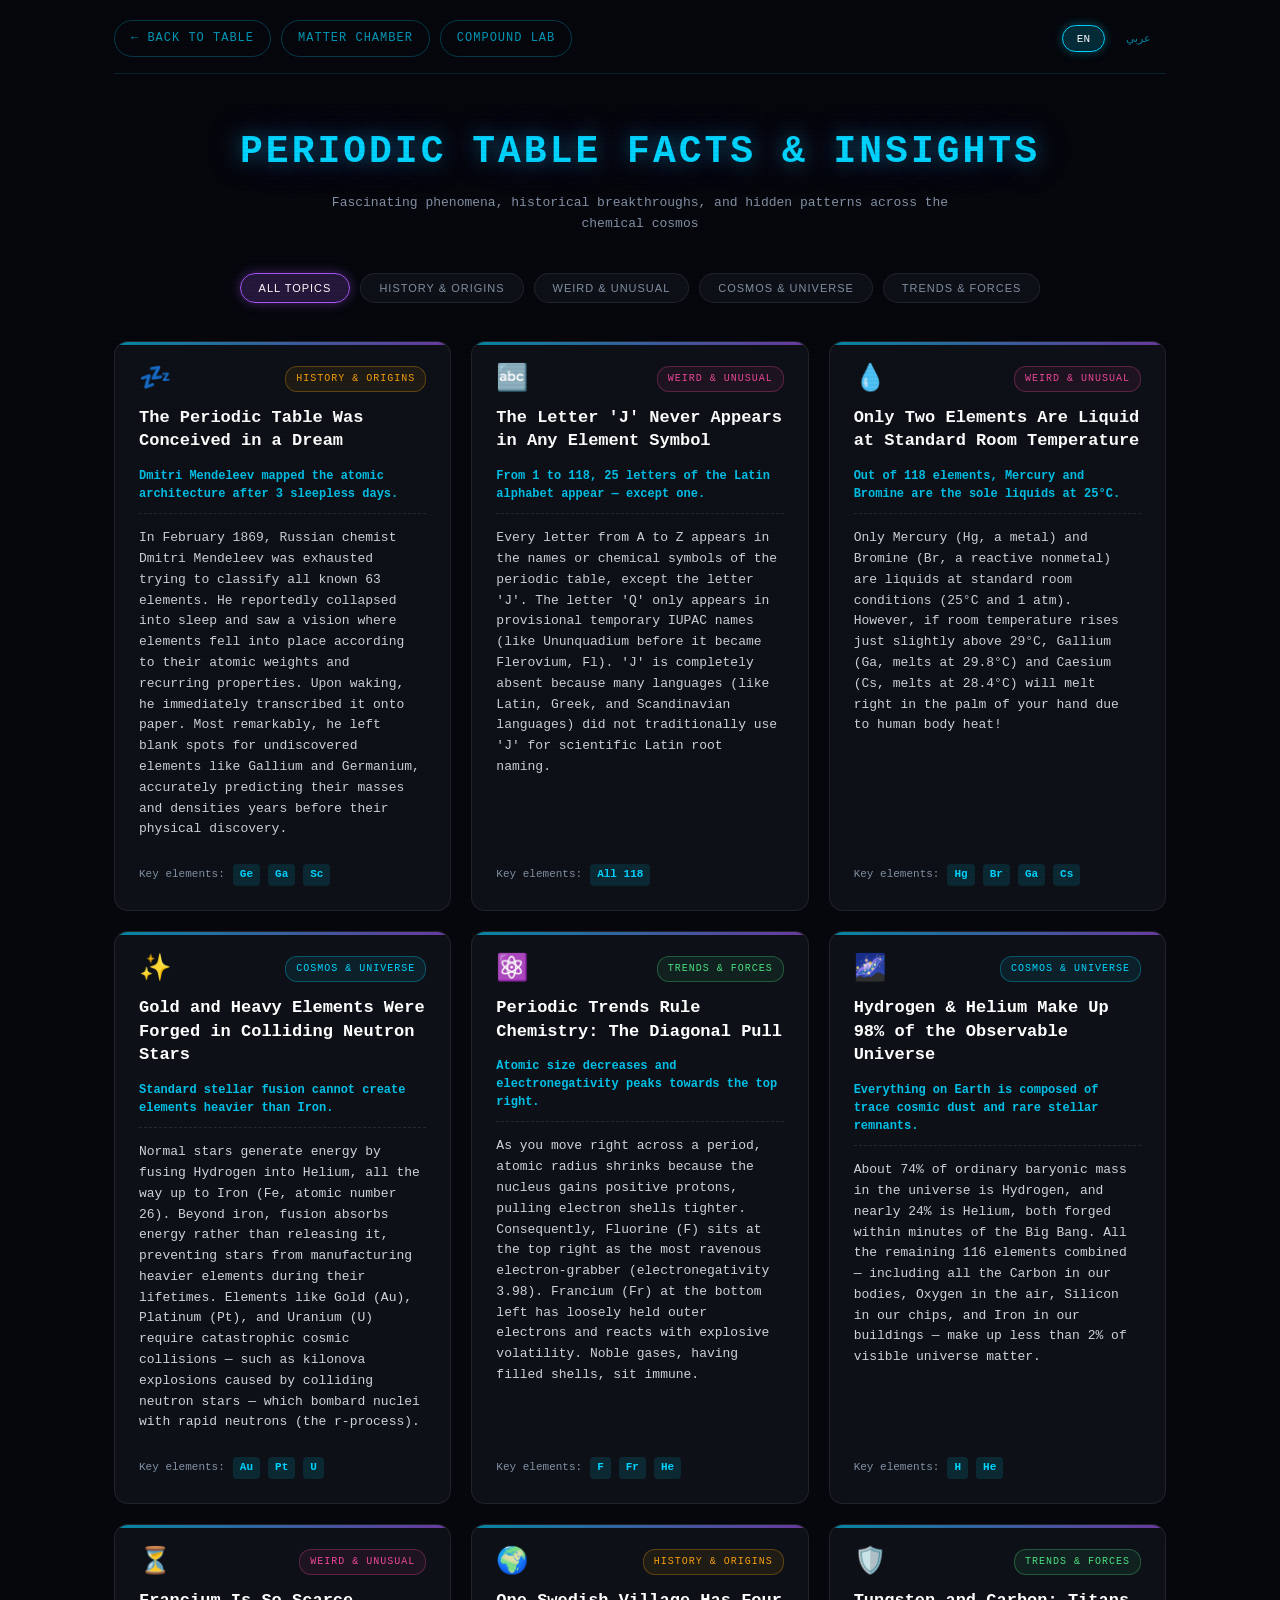
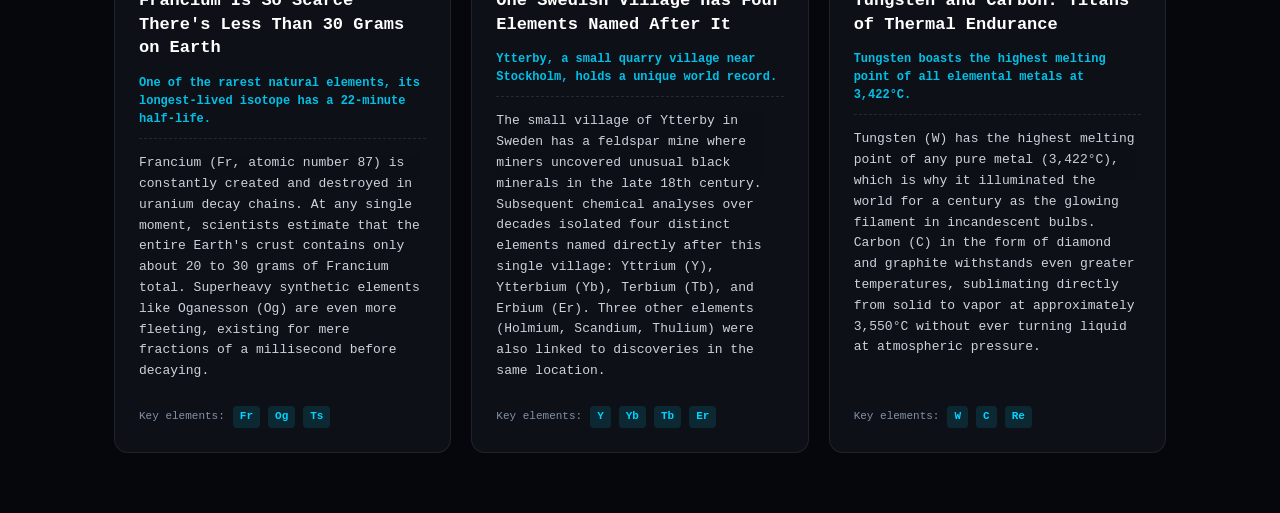
<file: facts.html>
<!DOCTYPE html>
<html lang="en">
<head>
  <meta charset="UTF-8">
  <meta name="viewport" content="width=device-width, initial-scale=1.0">
  <title>Periodic Table — Facts & Insights</title>
  <link href="https://fonts.googleapis.com/css2?family=Cairo:wght@400;600;700&display=swap" rel="stylesheet">
  <script src="translations.js"></script>
  <style>
    *, *::before, *::after { box-sizing: border-box; margin: 0; padding: 0; }

    :root {
      --bg: #05070c;
      --surface: #0d1117;
      --surface2: #161b26;
      --cyan: #00d4ff;
      --purple: #a855f7;
      --pink: #ec4899;
      --amber: #f59e0b;
      --green: #4ade80;
      --text: #e2e8f0;
      --muted: #8492a6;
      --border: rgba(0, 212, 255, 0.15);
      --card-radius: 14px;
    }

    html, body {
      min-height: 100%;
      background: var(--bg);
      color: var(--text);
      font-family: monospace;
      font-size: 14px;
      line-height: 1.6;
      overflow-x: hidden;
    }

    /* Arabic typography enhancement */
    html[lang="ar"] body,
    html[lang="ar"] button,
    html[lang="ar"] input,
    html[lang="ar"] .fact-title,
    html[lang="ar"] .fact-summary,
    html[lang="ar"] .fact-explanation,
    html[lang="ar"] .page-subtitle,
    html[lang="ar"] .filter-btn,
    html[lang="ar"] .tag,
    html[lang="ar"] .nav-link {
      font-family: 'Cairo', sans-serif;
      font-weight: 600;
    }

    /* Ambient scanline cyber overlay */
    body::before {
      content: '';
      position: fixed; inset: 0;
      background: repeating-linear-gradient(0deg, transparent, transparent 2px, rgba(0,0,0,0.04) 2px, rgba(0,0,0,0.04) 4px);
      pointer-events: none;
      z-index: 9999;
    }

    .shell {
      max-width: 1100px;
      margin: 0 auto;
      padding: 20px 24px 60px;
      display: flex;
      flex-direction: column;
      gap: 28px;
    }

    /* Header & Navigation */
    .header-bar {
      display: flex;
      justify-content: space-between;
      align-items: center;
      padding-bottom: 16px;
      border-bottom: 1px solid var(--border);
    }

    .nav-link {
      text-decoration: none;
      color: rgba(0, 212, 255, 0.7);
      border: 1px solid rgba(0, 212, 255, 0.25);
      padding: 8px 16px;
      border-radius: 20px;
      font-size: 12px;
      letter-spacing: 1px;
      transition: all 0.2s ease;
      display: inline-flex;
      align-items: center;
      gap: 6px;
    }
    .nav-link:hover {
      color: #fff;
      background: rgba(0, 212, 255, 0.15);
      border-color: var(--cyan);
      box-shadow: 0 0 12px rgba(0, 212, 255, 0.35);
    }

    .lang-toggle {
      display: flex;
      gap: 6px;
    }
    .lang-opt {
      background: transparent;
      border: 1px solid transparent;
      color: rgba(0, 212, 255, 0.6);
      font-family: monospace;
      font-size: 11px;
      padding: 6px 14px;
      border-radius: 16px;
      cursor: pointer;
      transition: all 0.2s;
    }
    .lang-opt:hover { color: var(--cyan); }
    .lang-opt.active {
      background: rgba(0, 212, 255, 0.18);
      color: #fff;
      border-color: var(--cyan);
      box-shadow: 0 0 10px rgba(0, 212, 255, 0.35);
    }

    /* Hero section */
    .hero {
      text-align: center;
      padding: 20px 10px 10px;
    }
    .page-title {
      font-size: clamp(24px, 4vw, 38px);
      color: var(--cyan);
      letter-spacing: 3px;
      text-shadow: 0 0 20px rgba(0, 212, 255, 0.4), 0 0 40px rgba(168, 85, 247, 0.3);
      margin-bottom: 10px;
    }
    .page-subtitle {
      color: var(--muted);
      max-width: 680px;
      margin: 0 auto;
      font-size: 13px;
    }

    /* Category filter tabs */
    .filters-wrap {
      display: flex;
      justify-content: center;
      flex-wrap: wrap;
      gap: 10px;
    }
    .filter-btn {
      background: var(--surface);
      border: 1px solid rgba(255, 255, 255, 0.08);
      color: var(--muted);
      padding: 8px 18px;
      border-radius: 20px;
      font-size: 11px;
      letter-spacing: 1px;
      cursor: pointer;
      transition: all 0.2s ease;
    }
    .filter-btn:hover {
      color: #fff;
      border-color: rgba(0, 212, 255, 0.4);
    }
    .filter-btn.active {
      color: #fff;
      background: rgba(168, 85, 247, 0.2);
      border-color: var(--purple);
      box-shadow: 0 0 12px rgba(168, 85, 247, 0.4);
    }

    /* Facts Grid */
    .facts-grid {
      display: grid;
      grid-template-columns: repeat(auto-fill, minmax(320px, 1fr));
      gap: 20px;
      margin-top: 10px;
    }

    .fact-card {
      background: var(--surface);
      border: 1px solid rgba(255, 255, 255, 0.08);
      border-radius: var(--card-radius);
      padding: 24px;
      display: flex;
      flex-direction: column;
      gap: 14px;
      position: relative;
      overflow: hidden;
      transition: all 0.3s ease;
    }
    .fact-card::before {
      content: '';
      position: absolute;
      top: 0; left: 0; right: 0;
      height: 3px;
      background: linear-gradient(90deg, var(--cyan), var(--purple));
      opacity: 0.6;
      transition: opacity 0.3s;
    }
    .fact-card:hover {
      transform: translateY(-4px);
      border-color: rgba(0, 212, 255, 0.35);
      box-shadow: 0 10px 24px -5px rgba(0, 0, 0, 0.6), 0 0 20px rgba(0, 212, 255, 0.15);
    }
    .fact-card:hover::before {
      opacity: 1;
    }

    .card-top {
      display: flex;
      align-items: center;
      justify-content: space-between;
      gap: 10px;
    }
    .fact-icon {
      font-size: 26px;
      line-height: 1;
    }
    .tag {
      font-size: 10px;
      letter-spacing: 1px;
      padding: 4px 10px;
      border-radius: 12px;
      background: rgba(255, 255, 255, 0.05);
      border: 1px solid rgba(255, 255, 255, 0.1);
      color: var(--muted);
      text-transform: uppercase;
    }
    .tag.history { color: #f59e0b; border-color: rgba(245, 158, 11, 0.3); background: rgba(245, 158, 11, 0.08); }
    .tag.anomalies { color: #ec4899; border-color: rgba(236, 72, 153, 0.3); background: rgba(236, 72, 153, 0.08); }
    .tag.cosmic { color: #00d4ff; border-color: rgba(0, 212, 255, 0.3); background: rgba(0, 212, 255, 0.08); }
    .tag.trends { color: #4ade80; border-color: rgba(74, 222, 128, 0.3); background: rgba(74, 222, 128, 0.08); }

    .fact-title {
      font-size: 17px;
      font-weight: 700;
      color: #fff;
      line-height: 1.4;
    }

    .fact-summary {
      color: rgba(0, 212, 255, 0.9);
      font-size: 12px;
      font-weight: 600;
      line-height: 1.5;
      padding-bottom: 10px;
      border-bottom: 1px dashed rgba(255, 255, 255, 0.1);
    }

    .fact-explanation {
      color: var(--text);
      font-size: 13px;
      line-height: 1.6;
      opacity: 0.9;
    }

    .fact-meta {
      margin-top: auto;
      padding-top: 10px;
      display: flex;
      align-items: center;
      gap: 8px;
      font-size: 11px;
      color: var(--muted);
    }
    .badge-sym {
      background: rgba(0, 212, 255, 0.12);
      color: var(--cyan);
      padding: 2px 7px;
      border-radius: 4px;
      font-weight: bold;
    }

    /* Arabic RTL adjustment */
    html[lang="ar"] .shell { direction: rtl; }
    html[lang="ar"] .fact-summary { letter-spacing: 0; }
    html[lang="ar"] .page-title { letter-spacing: 0; }
    html[lang="ar"] .nav-link { letter-spacing: 0; }
    html[lang="ar"] .filter-btn { letter-spacing: 0; }
  </style>
</head>
<body>

<div class="shell">
  <!-- Header Bar -->
  <header class="header-bar">
    <div style="display: flex; gap: 10px; flex-wrap: wrap;">
      <a href="index.html" class="nav-link" id="back-nav">← BACK TO TABLE</a>
      <a href="chamber.html" class="nav-link" id="nav-chamber">MATTER CHAMBER</a>
      <a href="compounds.html" class="nav-link" id="nav-compounds">COMPOUND LAB</a>
    </div>
    <div class="lang-toggle">
      <button class="lang-opt active" data-lang="en">EN</button>
      <button class="lang-opt" data-lang="ar">عربي</button>
    </div>
  </header>

  <!-- Hero Section -->
  <section class="hero">
    <h1 class="page-title" id="page-title">PERIODIC TABLE FACTS & INSIGHTS</h1>
    <p class="page-subtitle" id="page-subtitle">Fascinating phenomena, historical breakthroughs, and hidden patterns across the chemical cosmos</p>
  </section>

  <!-- Category Filter Bar -->
  <div class="filters-wrap">
    <button class="filter-btn active" data-category="all" id="filter-all">ALL TOPICS</button>
    <button class="filter-btn" data-category="history" id="filter-history">HISTORY & ORIGINS</button>
    <button class="filter-btn" data-category="anomalies" id="filter-anomalies">WEIRD & UNUSUAL</button>
    <button class="filter-btn" data-category="cosmic" id="filter-cosmic">COSMOS & UNIVERSE</button>
    <button class="filter-btn" data-category="trends" id="filter-trends">TRENDS & FORCES</button>
  </div>

  <!-- Facts Grid -->
  <div class="facts-grid" id="facts-grid"></div>
</div>

<script>
(function() {
  'use strict';

  // Comprehensive Periodic Table Facts database
  const FACTS_DATA = [
    {
      id: 1,
      cat: 'history',
      icon: '💤',
      elements: ['Ge', 'Ga', 'Sc'],
      en: {
        title: "The Periodic Table Was Conceived in a Dream",
        tag: "History & Origins",
        summary: "Dmitri Mendeleev mapped the atomic architecture after 3 sleepless days.",
        explanation: "In February 1869, Russian chemist Dmitri Mendeleev was exhausted trying to classify all known 63 elements. He reportedly collapsed into sleep and saw a vision where elements fell into place according to their atomic weights and recurring properties. Upon waking, he immediately transcribed it onto paper. Most remarkably, he left blank spots for undiscovered elements like Gallium and Germanium, accurately predicting their masses and densities years before their physical discovery."
      },
      ar: {
        title: "الجدول الدوري وُلد في حلم",
        tag: "التاريخ والأصول",
        summary: "ديمتري مندلييف صاغ معمارية العناصر بعد ٣ أيام من العمل المتواصل.",
        explanation: "في فبراير عام 1869، كان الكيميائي الروسي ديمتري مندلييف مرهقاً وهو يحاول ترتيب 63 عنصراً معروفاً آنذاك. غلبه النوم ورأى في منامه رؤيا حيث استقرت العناصر بمواقعها تبعاً لأوزانها الذرية وخصائصها الدورية. وفور استيقاظه، دوّن ما رآه على الورق. والأعظم من ذلك، أنه ترك خانات فارغة لعناصر لم تُكتشف بعد مثل الجاليوم والجرمانيوم، وتنبأ بكتلتها وكثافتها بدقة مذهلة قبل اكتشافها بسنوات."
      }
    },
    {
      id: 2,
      cat: 'anomalies',
      icon: '🔤',
      elements: ['All 118'],
      en: {
        title: "The Letter 'J' Never Appears in Any Element Symbol",
        tag: "Weird & Unusual",
        summary: "From 1 to 118, 25 letters of the Latin alphabet appear — except one.",
        explanation: "Every letter from A to Z appears in the names or chemical symbols of the periodic table, except the letter 'J'. The letter 'Q' only appears in provisional temporary IUPAC names (like Ununquadium before it became Flerovium, Fl). 'J' is completely absent because many languages (like Latin, Greek, and Scandinavian languages) did not traditionally use 'J' for scientific Latin root naming."
      },
      ar: {
        title: "حرف 'J' لا يظهر إطلاقاً في أي رمز كيميائي",
        tag: "عجائب وغرائب",
        summary: "من العنصر 1 إلى 118، تظهر 25 حرفاً لاتينياً باستثناء حرف واحد فقط.",
        explanation: "يظهر كل حرف من الأبجدية اللاتينية في أسماء أو رموز عناصر الجدول الدوري باستثناء حرف 'J'. حرف 'Q' كان يظهر فقط في التسميات المؤقتة للاتحاد الدولي للكيمياء (مثل Ununquadium قبل تسميته فليروفيوم Fl). أما حرف 'J' فغائب تماماً لأن العديد من اللغات العلمية الأصلية كاللاتينية واليونانية لم تكن تستخدمه في جذور التسميات الكيميائية."
      }
    },
    {
      id: 3,
      cat: 'anomalies',
      icon: '💧',
      elements: ['Hg', 'Br', 'Ga', 'Cs'],
      en: {
        title: "Only Two Elements Are Liquid at Standard Room Temperature",
        tag: "Weird & Unusual",
        summary: "Out of 118 elements, Mercury and Bromine are the sole liquids at 25°C.",
        explanation: "Only Mercury (Hg, a metal) and Bromine (Br, a reactive nonmetal) are liquids at standard room conditions (25°C and 1 atm). However, if room temperature rises just slightly above 29°C, Gallium (Ga, melts at 29.8°C) and Caesium (Cs, melts at 28.4°C) will melt right in the palm of your hand due to human body heat!"
      },
      ar: {
        title: "عنصران فقط في الحالة السائلة عند درجة حرارة الغرفة",
        tag: "عجائب وغرائب",
        summary: "من بين 118 عنصراً، الزئبق والبروم هما السائلان الوحيدان عند 25 درجة مئوية.",
        explanation: "الزئبق (Hg، فلز) والبروم (Br، لافلز نشط) هما العنصران الوحيدان السائلان في الظروف القياسية (25°C وضغط 1 جو). ولكن إذا ارتفعت الحرارة قليلاً إلى 29 درجة مئوية، فإن الجاليوم (Ga ينصهر عند 29.8°C) والسيزيوم (Cs ينصهر عند 28.4°C) سيذوبان فوراً بمجرد وضعهما في راحة يدك بفعل حرارة الجسم!"
      }
    },
    {
      id: 4,
      cat: 'cosmic',
      icon: '✨',
      elements: ['Au', 'Pt', 'U'],
      en: {
        title: "Gold and Heavy Elements Were Forged in Colliding Neutron Stars",
        tag: "Cosmos & Universe",
        summary: "Standard stellar fusion cannot create elements heavier than Iron.",
        explanation: "Normal stars generate energy by fusing Hydrogen into Helium, all the way up to Iron (Fe, atomic number 26). Beyond iron, fusion absorbs energy rather than releasing it, preventing stars from manufacturing heavier elements during their lifetimes. Elements like Gold (Au), Platinum (Pt), and Uranium (U) require catastrophic cosmic collisions — such as kilonova explosions caused by colliding neutron stars — which bombard nuclei with rapid neutrons (the r-process)."
      },
      ar: {
        title: "الذهب والفلزات الثقيلة صُنعت من تصادم النجوم النيوترونية",
        tag: "الكون والنشأة",
        summary: "الاندماج النووي الطبيعي داخل النجوم يعجز عن خلق عناصر أثقل من الحديد.",
        explanation: "تنتج النجوم طاقتها بدمج الهيدروجين إلى هيليوم وصولاً إلى الحديد (Fe، العدد الذري 26). بعد الحديد، يصبح الاندماج ماصاً للطاقة بدلاً من إطلاقها، مما يمنع النجم من تشكيل عناصر أثقل. لذا فإن الذهب (Au) والبلاتين (Pt) واليورانيوم (U) تتطلب كوارث كونية مروعة، مثل تصادم النجوم النيوترونية (الكيلونوفا)، حيث يتم ضخ النيوترونات بسرعة هائلة في النوى."
      }
    },
    {
      id: 5,
      cat: 'trends',
      icon: '⚛️',
      elements: ['F', 'Fr', 'He'],
      en: {
        title: "Periodic Trends Rule Chemistry: The Diagonal Pull",
        tag: "Trends & Forces",
        summary: "Atomic size decreases and electronegativity peaks towards the top right.",
        explanation: "As you move right across a period, atomic radius shrinks because the nucleus gains positive protons, pulling electron shells tighter. Consequently, Fluorine (F) sits at the top right as the most ravenous electron-grabber (electronegativity 3.98). Francium (Fr) at the bottom left has loosely held outer electrons and reacts with explosive volatility. Noble gases, having filled shells, sit immune."
      },
      ar: {
        title: "الاتجاهات الدورية تحكم الكيمياء: السحب القطري",
        tag: "الاتجاهات والقوى",
        summary: "يصغر حجم الذرة وترتفع السالبية الكهربية كلما اتجهنا لأعلى اليمين.",
        explanation: "كلما تحركنا يميناً عبر الدورة، ينكمش نصف القطر الذري لأن النواة تكتسب بروتونات موجبة تجذب سحابة الإلكترونات بقوة أكبر. ولهذا يستقر الفلور (F) بأعلى اليمين كأقوى جاذب للإلكترونات بسالبية 3.98. بينما الفرانسيوم (Fr) بأسفل اليسار تكاد إلكتروناته تفلت منه، ما يجعله فائق النشاط والانفجار، في حين تقف الغازات النبيلة خاملة لاكتمال مداراتها."
      }
    },
    {
      id: 6,
      cat: 'cosmic',
      icon: '🌌',
      elements: ['H', 'He'],
      en: {
        title: "Hydrogen & Helium Make Up 98% of the Observable Universe",
        tag: "Cosmos & Universe",
        summary: "Everything on Earth is composed of trace cosmic dust and rare stellar remnants.",
        explanation: "About 74% of ordinary baryonic mass in the universe is Hydrogen, and nearly 24% is Helium, both forged within minutes of the Big Bang. All the remaining 116 elements combined — including all the Carbon in our bodies, Oxygen in the air, Silicon in our chips, and Iron in our buildings — make up less than 2% of visible universe matter."
      },
      ar: {
        title: "الهيدروجين والهيليوم يشكلان 98% من مادة الكون المنظور",
        tag: "الكون والنشأة",
        summary: "كل ما نراه على كوكب الأرض مصنوع من غبار كوني نادر ونفايات نجوم.",
        explanation: "يشكل الهيدروجين حوالي 74% من الكتلة الباريونية العادية في الكون، ويشكل الهيليوم 24%، وكلاهما تشكّل في الدقائق الأولى بعد الانفجار العظيم. وكل العناصر الـ 116 الأخرى مجتمعة — بما في ذلك كربون أجسادنا وأكسجين هوائنا وسيبيكون أجهزتنا وحديد مبانينا — لا تتعدى 2% فقط من مادة الكون المنظور."
      }
    },
    {
      id: 7,
      cat: 'anomalies',
      icon: '⏳',
      elements: ['Fr', 'Og', 'Ts'],
      en: {
        title: "Francium Is So Scarce There's Less Than 30 Grams on Earth",
        tag: "Weird & Unusual",
        summary: "One of the rarest natural elements, its longest-lived isotope has a 22-minute half-life.",
        explanation: "Francium (Fr, atomic number 87) is constantly created and destroyed in uranium decay chains. At any single moment, scientists estimate that the entire Earth's crust contains only about 20 to 30 grams of Francium total. Superheavy synthetic elements like Oganesson (Og) are even more fleeting, existing for mere fractions of a millisecond before decaying."
      },
      ar: {
        title: "الفرانسيوم نادر جداً: يوجد منه أقل من 30 غراماً في كل الأرض",
        tag: "عجائب وغرائب",
        summary: "أندر العناصر الطبيعية، وأطول نظائره عمراً ينحل نصفه خلال 22 دقيقة فقط.",
        explanation: "يتشكل الفرانسيوم (Fr، العدد الذري 87) ويتحلل باستمرار كجزء من سلاسل اضمحلال اليورانيوم. في أي لحظة معينة، يقدّر العلماء أن القشرة الأرضية بأكملها لا تحتوي إلا على 20 إلى 30 غراماً فقط من الفرانسيوم. أما العناصر المصنعة فائقة الثقل كالأوغانيسون (Og)، فوجودها يدوم لأجزاء من المللي ثانية فقط قبل أن تتلاشى."
      }
    },
    {
      id: 8,
      cat: 'history',
      icon: '🌍',
      elements: ['Y', 'Yb', 'Tb', 'Er'],
      en: {
        title: "One Swedish Village Has Four Elements Named After It",
        tag: "History & Origins",
        summary: "Ytterby, a small quarry village near Stockholm, holds a unique world record.",
        explanation: "The small village of Ytterby in Sweden has a feldspar mine where miners uncovered unusual black minerals in the late 18th century. Subsequent chemical analyses over decades isolated four distinct elements named directly after this single village: Yttrium (Y), Ytterbium (Yb), Terbium (Tb), and Erbium (Er). Three other elements (Holmium, Scandium, Thulium) were also linked to discoveries in the same location."
      },
      ar: {
        title: "قرية سويدية واحدة سُميت 4 عناصر تيمناً بها",
        tag: "التاريخ والأصول",
        summary: "قرية إتربي (Ytterby) الصغيرة قرب ستوكهولم تحمل رقماً قياسياً عالمياً.",
        explanation: "في قرية إتربي الصغيرة بالسويد، يوجد منجم قديم استخرج منه العمال معادن سوداء غريبة أواخر القرن الثامن عشر. أدت التحليلات الكيميائية المتتالية على مدار عقود إلى عزل 4 عناصر كيميائية سُميت جميعها باسم هذه القرية الواحدة: الإتريوم (Y)، الإيتربيوم (Yb)، التربيوم (Tb)، والإربيوم (Er). كما ارتبطت 3 عناصر أخرى بالاكتشافات في ذات الموقع."
      }
    },
    {
      id: 9,
      cat: 'trends',
      icon: '🛡️',
      elements: ['W', 'C', 'Re'],
      en: {
        title: "Tungsten and Carbon: Titans of Thermal Endurance",
        tag: "Trends & Forces",
        summary: "Tungsten boasts the highest melting point of all elemental metals at 3,422°C.",
        explanation: "Tungsten (W) has the highest melting point of any pure metal (3,422°C), which is why it illuminated the world for a century as the glowing filament in incandescent bulbs. Carbon (C) in the form of diamond and graphite withstands even greater temperatures, sublimating directly from solid to vapor at approximately 3,550°C without ever turning liquid at atmospheric pressure."
      },
      ar: {
        title: "التنغستن والكربون: عمالقة التحمل الحراري",
        tag: "الاتجاهات والقوى",
        summary: "يمتلك التنغستن أعلى نقطة انصهار بين جميع الفلزات وتصل إلى 3422 درجة مئوية.",
        explanation: "يمتلك التنغستن (W) أعلى نقطة انصهار بين كافة الفلزات النقية (3,422°C)، ولهذا السبب أنار العالم لأكثر من قرن كفتيل متوهج في المصابيح التقليدية. أما الكربون (C) بهيئتيه الماس والجرافيت، فيتحمل درجات أعلى حيث يتسامى مباشرة من الصلابة إلى الغاز عند 3,550°C دون أن يمر بالحالة السائلة عند الضغط الجوي العادي."
      }
    }
  ];

  const T = window.TRANSLATIONS || {};
  let currentLang = localStorage.getItem('ptLang') || 'en';
  let activeCategory = 'all';

  function ui(key) {
    return (T.ui && T.ui[currentLang] && T.ui[currentLang][key]) || (T.ui && T.ui.en && T.ui.en[key]) || key;
  }

  function applyLanguage() {
    document.documentElement.lang = currentLang;
    document.documentElement.dir = currentLang === 'ar' ? 'rtl' : 'ltr';

    document.querySelectorAll('.lang-opt').forEach(btn => {
      btn.classList.toggle('active', btn.dataset.lang === currentLang);
    });

    document.getElementById('back-nav').textContent = ui('factsBack');
    const navChamber = document.getElementById('nav-chamber');
    if (navChamber) navChamber.textContent = ui('statesBtn');
    const navCompounds = document.getElementById('nav-compounds');
    if (navCompounds) navCompounds.textContent = ui('compoundsBtn');
    document.getElementById('page-title').textContent = ui('factsTitle');
    document.getElementById('page-subtitle').textContent = ui('factsSubtitle');

    document.getElementById('filter-all').textContent = ui('factsFilterAll');
    document.getElementById('filter-history').textContent = ui('factsFilterHistory');
    document.getElementById('filter-anomalies').textContent = ui('factsFilterAnomalies');
    document.getElementById('filter-cosmic').textContent = ui('factsFilterCosmic');
    document.getElementById('filter-trends').textContent = ui('factsFilterTrends');

    renderCards();
  }

  function renderCards() {
    const grid = document.getElementById('facts-grid');
    grid.innerHTML = '';

    const filtered = activeCategory === 'all'
      ? FACTS_DATA
      : FACTS_DATA.filter(f => f.cat === activeCategory);

    filtered.forEach(item => {
      const data = item[currentLang];
      const card = document.createElement('article');
      card.className = 'fact-card';

      const badgesHtml = item.elements.map(sym => `<span class="badge-sym">${sym}</span>`).join(' ');

      card.innerHTML = `
        <div class="card-top">
          <span class="fact-icon">${item.icon}</span>
          <span class="tag ${item.cat}">${data.tag}</span>
        </div>
        <h2 class="fact-title">${data.title}</h2>
        <div class="fact-summary">${data.summary}</div>
        <p class="fact-explanation">${data.explanation}</p>
        <div class="fact-meta">
          <span>${currentLang === 'ar' ? 'عناصر مرتبطة:' : 'Key elements:'}</span>
          ${badgesHtml}
        </div>
      `;
      grid.appendChild(card);
    });
  }

  // Filter clicks
  document.querySelectorAll('.filter-btn').forEach(btn => {
    btn.addEventListener('click', () => {
      document.querySelectorAll('.filter-btn').forEach(b => b.classList.remove('active'));
      btn.classList.add('active');
      activeCategory = btn.dataset.category;
      renderCards();
    });
  });

  // Language clicks
  document.querySelectorAll('.lang-opt').forEach(btn => {
    btn.addEventListener('click', () => {
      currentLang = btn.dataset.lang;
      localStorage.setItem('ptLang', currentLang);
      applyLanguage();
    });
  });

  // Initial render
  applyLanguage();
})();
</script>
</body>
</html>
</file>
<file: style.css>
/* ========================================================
   GLOBAL RESETS & CYBERPUNK THEME
   ======================================================== */

* {
  box-sizing: border-box;
  margin: 0;
  padding: 0;
}

body {
  background: radial-gradient(circle at 50% 20%, #0e1424 0%, #05070c 100%);
  color: #f8fafc;
  font-family: 'Segoe UI', system-ui, -apple-system, sans-serif;
  min-height: 100vh;
  display: flex;
  flex-direction: column;
  align-items: center;
  justify-content: flex-start; /* Changed from center to prevent pushing items up */
  padding: 30px 0 60px 0;      /* Gives a solid 30px margin from the top edge */
}

/* ========================================================
   SCI-FI SEARCH BAR & MODE TOGGLE
   ======================================================== */

.search-container {
  width: 100%;
  text-align: center;
  margin: 10px 0 20px 0;
  position: sticky;
  top: 15px;
  z-index: 500;
}

.search-controls {
  display: inline-flex;
  align-items: center;
  justify-content: center;
  gap: 10px;
}

.search-box {
  background: rgba(13, 17, 29, 0.6);
  border: 1px solid #00d4ff;
  color: #00d4ff;
  padding: 10px 24px;
  width: 260px;
  border-radius: 30px;
  font-family: monospace;
  font-size: 13px;
  letter-spacing: 1.5px;
  outline: none;
  box-shadow: 0 0 15px rgba(0, 212, 255, 0.15);
  transition: box-shadow 0.3s ease, width 0.3s ease;
  text-transform: uppercase;
}

.search-box:focus {
  width: 300px;
  box-shadow: 0 0 25px rgba(0, 212, 255, 0.4);
}

.search-box::placeholder {
  color: rgba(0, 212, 255, 0.4);
}

.search-toggle {
  display: inline-flex;
  background: rgba(13, 17, 29, 0.6);
  border: 1px solid rgba(0, 212, 255, 0.4);
  border-radius: 30px;
  padding: 3px;
  gap: 4px;
}

.toggle-btn {
  background: transparent;
  border: none;
  color: rgba(0, 212, 255, 0.5);
  font-family: monospace;
  font-size: 11px;
  letter-spacing: 1.2px;
  padding: 7px 14px;
  border-radius: 20px;
  cursor: pointer;
  transition: all 0.2s ease;
}

.toggle-btn:hover {
  color: #00d4ff;
}

.toggle-btn.active {
  background: rgba(0, 212, 255, 0.18);
  color: #ffffff;
  border: 1px solid #00d4ff;
  box-shadow: 0 0 12px rgba(0, 212, 255, 0.4);
}

/* Nav buttons for new modules */
a.facts-nav-btn, a.chamber-nav-btn, a.compounds-nav-btn {
  text-decoration: none;
  display: inline-block;
  font-weight: 600;
  border-radius: 20px;
  padding: 7px 13px;
  font-size: 11px;
}

a.chamber-nav-btn {
  color: rgba(0, 212, 255, 0.8);
  border: 1px solid rgba(0, 212, 255, 0.3);
}
a.chamber-nav-btn:hover {
  color: #fff;
  box-shadow: 0 0 14px rgba(0, 212, 255, 0.5);
  background: rgba(0, 212, 255, 0.15);
  border-color: #00d4ff;
}

a.compounds-nav-btn {
  color: rgba(74, 222, 128, 0.85);
  border: 1px solid rgba(74, 222, 128, 0.3);
}
a.compounds-nav-btn:hover {
  color: #fff;
  box-shadow: 0 0 14px rgba(74, 222, 128, 0.5);
  background: rgba(74, 222, 128, 0.15);
  border-color: #4ade80;
}

a.facts-nav-btn {
  color: rgba(168, 85, 247, 0.85);
  border: 1px solid rgba(168, 85, 247, 0.3);
}
a.facts-nav-btn:hover {
  color: #c084fc;
  box-shadow: 0 0 14px rgba(168, 85, 247, 0.4);
  background: rgba(168, 85, 247, 0.12);
  border-color: #a855f7;
}
/* ========================================================
   EMPTY SEARCH STATE (NO RESULTS)
   ======================================================== */
.no-results-notice {
  display: none;
  margin-top: 10px;
  color: #ff3366;
  font-family: monospace;
  font-size: 13px;
  letter-spacing: 1.5px;
  text-transform: uppercase;
  text-shadow: 0 0 10px rgba(255, 51, 102, 0.7), 0 0 20px rgba(255, 51, 102, 0.4);
  animation: glitchShake 0.25s ease-in-out;
}

.no-results-notice.visible {
  display: block;
}

@keyframes glitchShake {
  0% { transform: translateX(0); }
  25% { transform: translateX(-4px); }
  50% { transform: translateX(4px); }
  75% { transform: translateX(-2px); }
  100% { transform: translateX(0); }
}

/* ========================================================
   PERIODIC TABLE GRID (PERFECT SQUARES)
   ======================================================== */

table {
  border-collapse: separate;
  border-spacing: 4px;
  table-layout: fixed;
  margin: auto;
  user-select: none;
}

/* ========================================================
   PERIODIC TABLE GRID (RIGID PERFECT SQUARES)
   ======================================================== */
table {
  border-collapse: separate;
  border-spacing: 4px;
  table-layout: fixed; /* Forces the table to obey our exact sizing */
  margin: auto;
  user-select: none;
}

td {
  /* Bulletproof Perfect Square */
  width: 4.2vw;
  height: 4.2vw; 
  min-width: 50px;
  min-height: 50px;
  max-width: 65px;
  max-height: 65px;
  
  text-align: center;
  vertical-align: middle;
  cursor: pointer;
  border-radius: 6px;
  border: 1.5px solid transparent;
  background: rgba(13, 17, 29, 0.7);
  backdrop-filter: blur(4px);
  position: relative;
  transition: transform 0.18s ease, box-shadow 0.18s ease, border-color 0.18s ease, opacity 0.3s ease, filter 0.3s ease;
}

/* Live Search Filtering Effect */
td.dimmed {
  opacity: 0.1 !important;
  filter: grayscale(100%);
  pointer-events: none; 
}

/* Hover-zoom feedback */
td:hover:not(.empty):not(.spacer) {
  transform: scale(1.18);
  z-index: 20;
}

/* Empty layout grid cells */
.empty,
.spacer {
  border: none !important;
  background: transparent !important;
  cursor: default !important;
  pointer-events: none;
}

/* ========================================================
   CELL TYPOGRAPHY (TIGHTENED TO FIT THE SQUARE)
   ======================================================== */
.num {
  font-size: 9px;
  position: absolute;
  top: 3px;
  left: 5px;
  color: #94a3b8;
  font-family: monospace;
}

strong {
  font-size: 16px;
  font-weight: 700;
  display: block;
  line-height: 1;
  margin-top: 8px; /* Pushes the symbol down slightly away from the atomic number */
  color: #ffffff;
}

.name {
  font-size: 8px;
  color: #cbd5e1;
  white-space: nowrap;
  overflow: hidden;
  text-overflow: ellipsis;
  display: block;
  margin-top: 3px;
  padding: 0 2px;
}

.mass {
  font-size: 7.5px;
  color: #64748b;
  display: block;
  margin-top: 1px;
}

/* ========================================================
   CHEMICAL FAMILIES (NEON COLOR CODING)
   ======================================================== */

.alkali { border-color: rgba(255, 51, 102, 0.45); }
.alkali:hover { border-color: #ff3366; box-shadow: 0 0 16px #ff3366; }

.alkaline { border-color: rgba(255, 153, 51, 0.45); }
.alkaline:hover { border-color: #ff9933; box-shadow: 0 0 16px #ff9933; }

.transition { border-color: rgba(0, 212, 255, 0.45); }
.transition:hover { border-color: #00d4ff; box-shadow: 0 0 16px #00d4ff; }

.post-transition { border-color: rgba(34, 197, 94, 0.45); }
.post-transition:hover { border-color: #22c55e; box-shadow: 0 0 16px #22c55e; }

.metalloid { border-color: rgba(168, 85, 247, 0.45); }
.metalloid:hover { border-color: #a855f7; box-shadow: 0 0 16px #a855f7; }

.reactive-nonmetal { border-color: rgba(59, 130, 246, 0.45); }
.reactive-nonmetal:hover { border-color: #3b82f6; box-shadow: 0 0 16px #3b82f6; }

.noble-gas { border-color: rgba(236, 72, 153, 0.45); }
.noble-gas:hover { border-color: #ec4899; box-shadow: 0 0 16px #ec4899; }

.lanthanoid { border-color: rgba(234, 179, 8, 0.45); }
.lanthanoid:hover { border-color: #eab308; box-shadow: 0 0 16px #eab308; }

.actinoid { border-color: rgba(217, 70, 239, 0.45); }
.actinoid:hover { border-color: #d946ef; box-shadow: 0 0 16px #d946ef; }

/* ========================================================
   MODAL OVERLAY & POPUP CARD
   ======================================================== */

.modal-overlay {
  position: fixed;
  top: 0;
  left: 0;
  width: 100vw;
  height: 100vh;
  background: rgba(3, 4, 8, 0.84);
  backdrop-filter: blur(9px);
  display: flex;
  align-items: center;
  justify-content: center;
  z-index: 1000;
  opacity: 0;
  pointer-events: none;
  transition: opacity 0.25s ease;
}

.modal-overlay.active {
  opacity: 1;
  pointer-events: auto;
}

.modal-card {
  background: #0d101a;
  border: 1px solid #00d4ff;
  border-radius: 12px;
  width: 95%;
  max-width: 680px;
  padding: 22px 24px;
  position: relative;
  color: #ffffff;
  box-shadow: 0 0 28px rgba(0, 212, 255, 0.3), inset 0 0 15px rgba(255, 255, 255, 0.04);
  transform: scale(0.9);
  transition: transform 0.25s cubic-bezier(0.18, 0.89, 0.32, 1.28);
}

.modal-overlay.active .modal-card {
  transform: scale(1);
}

.modal-close {
  position: absolute;
  top: 12px;
  right: 16px;
  background: transparent;
  border: none;
  color: #94a3b8;
  font-size: 24px;
  cursor: pointer;
  transition: color 0.15s ease;
}

.modal-close:hover {
  color: #ff2a85;
}

/* ========================================================
   SCHEMATIC STAGE & ANNOTATIONS
   ======================================================== */

.schematic-top {
  text-align: center;
}

.modal-num {
  font-size: 13px;
  color: #94a3b8;
  letter-spacing: 0.5px;
  display: block;
  margin-bottom: 2px;
}

/* 5-Column Flex Stage: [Left Nodes] [SVG] [Center] [SVG] [Right Node] */
.schematic-stage {
  display: flex;
  align-items: center;
  justify-content: center;
  gap: 0;
  min-height: 140px;
  margin-top: 4px;
}

.center-col {
  text-align: center;
  min-width: 130px;
  z-index: 2;
}

.modal-symbol {
  font-size: 48px;
  line-height: 1;
  margin: 0;
  color: #ffffff;
  text-shadow: 0 0 16px rgba(255, 255, 255, 0.6);
}

.modal-name {
  font-size: 17px;
  font-weight: 600;
  color: #f1f5f9;
  margin: 2px 0 0;
}

.modal-category {
  font-size: 10.5px;
  text-transform: uppercase;
  letter-spacing: 1.5px;
  color: #00d4ff;
  font-weight: bold;
  margin: 2px 0 0;
}

/* ========================================================
   SYNCHRONIZED SVG TRACE & TEXT REVEAL
   ======================================================== */

.trace-svg {
  width: 55px;
  height: 140px;
  flex-shrink: 0;
  overflow: visible;
}

/* Base line properties: 0.35s crisp draw time */
.draw-path {
  stroke: #00d4ff;
  stroke-width: 1.6;
  stroke-linecap: round;
  fill: none;
  stroke-dasharray: 160;
  stroke-dashoffset: 160;
  filter: drop-shadow(0 0 4px #00d4ff);
  transition: stroke-dashoffset 0.35s cubic-bezier(0.25, 1, 0.5, 1);
}

.draw-arrow {
  fill: #00d4ff;
  opacity: 0;
  filter: drop-shadow(0 0 4px #00d4ff);
  transition: opacity 0.1s ease;
}

/* Callout text initial state: slightly pushed inward toward the center */
.node {
  opacity: 0;
  transition: opacity 0.2s ease-out, transform 0.2s cubic-bezier(0.2, 0.8, 0.2, 1);
}
.left-group .node {
  transform: translateX(8px);
}
.right-group .node {
  transform: translateX(-8px);
}

/* ========================================================
   EXACT TIMED REVEAL
   ======================================================== */

/* 1. LEFT FORK: All 3 branches start drawing at 0.10s, finish at 0.45s */
.modal-overlay.active .left-svg .draw-path {
  transition-delay: 0.10s;
  stroke-dashoffset: 0;
}

/* Arrowheads & Left Text trigger at exactly 0.45s (the moment the lines land) */
.modal-overlay.active .left-svg .draw-arrow {
  transition-delay: 0.45s;
  opacity: 1;
}
.modal-overlay.active .left-group .node {
  transition-delay: 0.45s;
  opacity: 1;
  transform: translateX(0);
}

/* 2. RIGHT STEP: Starts drawing at 0.20s, finishes at 0.55s */
.modal-overlay.active .right-svg .draw-path {
  transition-delay: 0.20s;
  stroke-dashoffset: 0;
}

/* Right Arrowhead & Classification text trigger at exactly 0.55s */
.modal-overlay.active .right-svg .draw-arrow {
  transition-delay: 0.55s;
  opacity: 1;
}
.modal-overlay.active .right-group .node {
  transition-delay: 0.55s;
  opacity: 1;
  transform: translateX(0);
}

.draw-arrow {
  fill: #00d4ff;
  opacity: 0;
  filter: drop-shadow(0 0 4px #00d4ff);
  transition: opacity 0.15s ease;
}

/* Staggered drawing trigger (fires in quick sequence under half a second) */
.modal-overlay.active .branch-2 { transition-delay: 0.05s; stroke-dashoffset: 0; }
.modal-overlay.active .arrow-2  { transition-delay: 0.35s; opacity: 1; }

.modal-overlay.active .branch-1 { transition-delay: 0.12s; stroke-dashoffset: 0; }
.modal-overlay.active .arrow-1  { transition-delay: 0.42s; opacity: 1; }

.modal-overlay.active .branch-3 { transition-delay: 0.18s; stroke-dashoffset: 0; }
.modal-overlay.active .arrow-3  { transition-delay: 0.48s; opacity: 1; }

.modal-overlay.active .branch-right { transition-delay: 0.22s; stroke-dashoffset: 0; }
.modal-overlay.active .arrow-right  { transition-delay: 0.52s; opacity: 1; }

/* Callout Nodes: Reveal right behind the arrows */
.node {
  opacity: 0;
  transform: translateY(3px);
  transition: opacity 0.2s ease, transform 0.2s ease;
}

.modal-overlay.active .mid-node   { transition-delay: 0.35s; opacity: 1; transform: translateY(0); }
.modal-overlay.active .top-node   { transition-delay: 0.42s; opacity: 1; transform: translateY(0); }
.modal-overlay.active .btm-node   { transition-delay: 0.48s; opacity: 1; transform: translateY(0); }
.modal-overlay.active .right-node { transition-delay: 0.52s; opacity: 1; transform: translateY(0); }

.left-group {
  text-align: right;
}

.right-group {
  text-align: left;
  justify-content: center;
}

/* Callout Nodes: Fade in smoothly as each arrow arrives */
.node {
  opacity: 0;
  transform: translateY(3px);
  transition: opacity 0.4s ease, transform 0.4s ease;
}

.modal-overlay.active .mid-node   { transition-delay: 0.95s; opacity: 1; transform: translateY(0); }
.modal-overlay.active .top-node   { transition-delay: 1.15s; opacity: 1; transform: translateY(0); }
.modal-overlay.active .btm-node   { transition-delay: 1.35s; opacity: 1; transform: translateY(0); }
.modal-overlay.active .right-node { transition-delay: 1.55s; opacity: 1; transform: translateY(0); }

.node-label {
  font-size: 9.5px;
  letter-spacing: 1px;
  text-transform: uppercase;
  color: #94a3b8;
  display: block;
  font-weight: 600;
}

.node-text {
  font-size: 11px;
  line-height: 1.35;
  color: #cbd5e1;
  margin: 1px 0 0;
}

.modal-divider {
  height: 1px;
  background: rgba(255, 255, 255, 0.1);
  margin: 14px 0 12px;
}

/* ========================================================
   BOTTOM APPLICATIONS & FACTS SECTION
   ======================================================== */

.modal-body h4 {
  font-size: 11.5px;
  text-transform: uppercase;
  letter-spacing: 1px;
  color: #94a3b8;
  margin: 0 0 8px;
}

.modal-body ul {
  list-style: none;
  padding-left: 0;
  margin: 0;
}

.modal-body li {
  font-size: 12.5px;
  line-height: 1.4;
  color: #cbd5e1;
  margin-bottom: 6px;
  position: relative;
  padding-left: 16px;
}

.modal-body li::before {
  content: "▹";
  position: absolute;
  left: 0;
  color: var(--bullet-color, #00d4ff);
}
/* ========================================================
   SCROLL HUD INDICATOR
   ======================================================== */
.scroll-indicator {
  position: fixed;
  bottom: 25px;
  left: 50%;
  transform: translateX(-50%);
  color: #00d4ff;
  font-size: 22px;
  text-align: center;
  opacity: 0;
  pointer-events: none;
  transition: opacity 0.3s ease;
  z-index: 999;
  text-shadow: 0 0 10px #00d4ff, 0 0 20px #00d4ff;
  animation: bounceArrow 1.5s infinite ease-in-out;
}

.scroll-indicator.visible {
  opacity: 1;
}

.scroll-indicator::after {
  content: "MORE MATCHES BELOW";
  display: block;
  font-size: 10px;
  font-family: monospace;
  letter-spacing: 2px;
  margin-top: 4px;
  color: #00d4ff;
}

@keyframes bounceArrow {
  0%, 100% { transform: translate(-50%, 0); }
  50% { transform: translate(-50%, 10px); }
}

/* ========================================================
   TREND BAR (recolor by property)
   ======================================================== */

.trend-bar {
  display: flex;
  align-items: center;
  justify-content: center;
  gap: 10px;
  margin: 10px 0 4px;
  flex-wrap: wrap;
}

.trend-label {
  font-family: monospace;
  font-size: 10px;
  color: rgba(0, 212, 255, 0.45);
  letter-spacing: 2px;
  text-transform: uppercase;
}

.trend-btns {
  display: inline-flex;
  flex-wrap: wrap;
  gap: 6px;
  justify-content: center;
}

.trend-btn {
  background: rgba(13, 17, 29, 0.6);
  border: 1px solid rgba(0, 212, 255, 0.25);
  color: rgba(0, 212, 255, 0.45);
  font-family: monospace;
  font-size: 10px;
  letter-spacing: 1.2px;
  padding: 6px 14px;
  border-radius: 20px;
  cursor: pointer;
  transition: all 0.2s ease;
  text-transform: uppercase;
}

.trend-btn:hover {
  color: #00d4ff;
  border-color: rgba(0, 212, 255, 0.6);
  box-shadow: 0 0 8px rgba(0, 212, 255, 0.2);
}

/* OFF button active state */
.trend-btn[data-trend="none"].active {
  background: rgba(0, 212, 255, 0.12);
  color: #94a3b8;
  border-color: rgba(0, 212, 255, 0.4);
}

/* Trend-on button active state — purple/violet accent to match gradient */
.trend-btn:not([data-trend="none"]).active {
  background: rgba(76, 29, 149, 0.45);
  color: #ffffff;
  border-color: #a855f7;
  box-shadow: 0 0 14px rgba(168, 85, 247, 0.5);
}

/* ========================================================
   TREND LEGEND
   ======================================================== */

#trend-legend {
  display: none;
  align-items: center;
  justify-content: center;
  gap: 10px;
  margin: 6px 0 2px;
  flex-wrap: wrap;
}

#trend-legend.visible {
  display: flex;
}

.lg-end {
  font-family: monospace;
  font-size: 10px;
  color: #94a3b8;
  letter-spacing: 0.5px;
  white-space: nowrap;
}

.lg-bar {
  width: 150px;
  height: 8px;
  border-radius: 10px;
  box-shadow: 0 0 10px rgba(168, 85, 247, 0.4);
  flex-shrink: 0;
}

.lg-nodata {
  font-family: monospace;
  font-size: 10px;
  color: #64748b;
  display: flex;
  align-items: center;
  gap: 5px;
  letter-spacing: 0.5px;
}

.lg-nodata i {
  display: inline-block;
  width: 14px;
  height: 14px;
  background: rgba(100, 116, 139, 0.15);
  border: 1px dashed #475569;
  border-radius: 3px;
  font-style: normal;
}

.lg-note {
  font-family: monospace;
  font-size: 9px;
  color: #475569;
  letter-spacing: 0.5px;
  width: 100%;
  text-align: center;
  margin-top: 1px;
}

/* ========================================================
   TREND-ON TABLE STATE
   ======================================================== */

/* Cells with no trend data get a subtle dashed outline */
td.no-data {
  opacity: 0.45 !important;
  filter: grayscale(80%);
}

/* When a trend is active, reduce border glow so gradient fill stands out */
body.trend-on td:not(.empty):not(.spacer):not(.no-data) {
  border-color: rgba(255, 255, 255, 0.1) !important;
  box-shadow: none !important;
}

body.trend-on td:not(.empty):not(.spacer):not(.no-data):hover {
  transform: scale(1.18);
  box-shadow: 0 0 14px rgba(255,255,255,0.25) !important;
  border-color: rgba(255, 255, 255, 0.4) !important;
  z-index: 20;
}

/* ========================================================
   COMPARE MODE — COMPARE BUTTON (search controls)
   ======================================================== */

#compare-mode-btn {
  border-color: rgba(99, 102, 241, 0.4) !important;
  color: rgba(99, 102, 241, 0.65);
}

#compare-mode-btn:hover {
  color: #818cf8 !important;
  border-color: #818cf8 !important;
  box-shadow: 0 0 10px rgba(99, 102, 241, 0.3) !important;
  background: rgba(99, 102, 241, 0.08);
}

#compare-mode-btn.active {
  background: rgba(99, 102, 241, 0.25) !important;
  color: #ffffff !important;
  border-color: #818cf8 !important;
  box-shadow: 0 0 16px rgba(99, 102, 241, 0.55) !important;
}

/* ========================================================
   COMPARE HINT BAR
   ======================================================== */

.compare-hint {
  display: none;
  align-items: center;
  justify-content: center;
  gap: 10px;
  margin: 8px 0 4px;
  flex-wrap: wrap;
  animation: fadeInDown 0.25s ease;
}

.compare-hint.visible {
  display: flex;
}

@keyframes fadeInDown {
  from { opacity: 0; transform: translateY(-6px); }
  to   { opacity: 1; transform: translateY(0); }
}

#compare-hint-text {
  font-family: monospace;
  font-size: 11px;
  color: #94a3b8;
  letter-spacing: 1px;
  transition: color 0.2s;
}

#compare-hint-text.cmp-shake {
  color: #f87171;
  animation: glitchShake 0.3s ease;
}

.compare-open-btn {
  background: rgba(99, 102, 241, 0.18);
  border: 1px solid #6366f1;
  color: #c7d2fe;
  font-family: monospace;
  font-size: 10px;
  letter-spacing: 1.5px;
  padding: 6px 18px;
  border-radius: 20px;
  cursor: pointer;
  transition: all 0.2s ease;
  box-shadow: 0 0 10px rgba(99, 102, 241, 0.3);
  text-transform: uppercase;
}

.compare-open-btn:hover:not(:disabled) {
  background: rgba(99, 102, 241, 0.35);
  box-shadow: 0 0 18px rgba(99, 102, 241, 0.55);
  color: #fff;
}

.compare-open-btn:disabled {
  opacity: 0.35;
  cursor: not-allowed;
  box-shadow: none;
}

.compare-clear-btn {
  background: transparent;
  border: 1px solid rgba(248, 113, 113, 0.35);
  color: rgba(248, 113, 113, 0.6);
  font-family: monospace;
  font-size: 10px;
  letter-spacing: 1.2px;
  padding: 6px 12px;
  border-radius: 20px;
  cursor: pointer;
  transition: all 0.2s ease;
  text-transform: uppercase;
}

.compare-clear-btn:hover {
  border-color: #f87171;
  color: #f87171;
  box-shadow: 0 0 8px rgba(248, 113, 113, 0.3);
}

/* ========================================================
   COMPARE MODE — TABLE CELL STATES
   ======================================================== */

/* Crosshair cursor signals selection mode */
body.compare-mode td:not(.empty):not(.spacer) {
  cursor: crosshair;
}

/* Dim non-selected cells so selected ones pop */
body.compare-mode td:not(.empty):not(.spacer):not(.compare-selected) {
  opacity: 0.55;
  transition: opacity 0.25s ease, transform 0.18s ease, box-shadow 0.18s ease;
}

body.compare-mode td:not(.empty):not(.spacer):not(.compare-selected):hover {
  opacity: 1;
  transform: scale(1.14) !important;
  box-shadow: 0 0 10px rgba(255,255,255,0.15) !important;
}

/* Selected cell: bright white ring + subtle scale */
td.compare-selected {
  border-color: #ffffff !important;
  box-shadow: 0 0 0 2px #ffffff, 0 0 20px rgba(255, 255, 255, 0.45) !important;
  transform: scale(1.1) !important;
  opacity: 1 !important;
  z-index: 15;
}

/* Selection-order badge in top-right corner */
td.compare-selected::after {
  content: attr(data-cmp-idx);
  position: absolute;
  top: 2px;
  right: 3px;
  width: 13px;
  height: 13px;
  background: #ffffff;
  color: #0d1117;
  border-radius: 50%;
  font-size: 8px;
  font-weight: 800;
  font-family: monospace;
  display: flex;
  align-items: center;
  justify-content: center;
  line-height: 13px;
  text-align: center;
  z-index: 6;
}

/* ========================================================
   COMPARE MODAL OVERLAY & CARD
   ======================================================== */

.compare-overlay {
  position: fixed;
  inset: 0;
  background: rgba(3, 4, 8, 0.88);
  backdrop-filter: blur(10px);
  display: flex;
  align-items: center;
  justify-content: center;
  z-index: 1100;
  opacity: 0;
  pointer-events: none;
  transition: opacity 0.25s ease;
}

.compare-overlay.active {
  opacity: 1;
  pointer-events: auto;
}

.compare-card {
  background: #0a0d16;
  border: 1px solid rgba(99, 102, 241, 0.5);
  border-radius: 14px;
  width: 95%;
  max-width: 860px;
  max-height: 88vh;
  display: flex;
  flex-direction: column;
  padding: 22px 24px 18px;
  box-shadow: 0 0 40px rgba(99, 102, 241, 0.25), inset 0 0 20px rgba(255,255,255,0.025);
  transform: scale(0.9) translateY(20px);
  transition: transform 0.3s cubic-bezier(0.18, 0.89, 0.32, 1.28);
}

.compare-overlay.active .compare-card {
  transform: scale(1) translateY(0);
}

.compare-modal-header {
  display: flex;
  align-items: center;
  justify-content: space-between;
  margin-bottom: 16px;
  padding-bottom: 12px;
  border-bottom: 1px solid rgba(255,255,255,0.07);
  flex-shrink: 0;
}

.compare-title {
  font-family: monospace;
  font-size: 12px;
  font-weight: 600;
  letter-spacing: 2.5px;
  color: #818cf8;
  text-transform: uppercase;
}

/* ========================================================
   COMPARE GRID
   ======================================================== */

.cmp-scroll {
  overflow-y: auto;
  overflow-x: auto;
  flex: 1;
  padding-right: 2px;
}

/* Custom scrollbar */
.cmp-scroll::-webkit-scrollbar { width: 4px; }
.cmp-scroll::-webkit-scrollbar-track { background: transparent; }
.cmp-scroll::-webkit-scrollbar-thumb { background: rgba(99,102,241,0.4); border-radius: 4px; }

.cmp-grid {
  display: grid;
  grid-template-columns: 158px repeat(var(--cmp-cols, 2), 1fr);
  gap: 4px 6px;
  min-width: 420px;
}

/* Top-left spacer cell (aligns with element cards) */
.cmp-corner {
  grid-column: 1;
}

/* Element header card */
.cmp-el-card {
  text-align: center;
  padding: 14px 8px 10px;
  border: 1px solid var(--el-color, #00d4ff);
  border-radius: 10px;
  background: rgba(13, 16, 26, 0.9);
  box-shadow: 0 0 14px rgba(0,0,0,0.3);
  margin-bottom: 4px;
}

.cmp-el-num {
  font-family: monospace;
  font-size: 10px;
  color: #64748b;
  margin-bottom: 2px;
}

.cmp-el-symbol {
  font-size: 38px;
  font-weight: 700;
  line-height: 1.1;
  margin: 2px 0;
}

.cmp-el-name {
  font-size: 12px;
  font-weight: 600;
  color: #f1f5f9;
  margin: 4px 0 2px;
  white-space: nowrap;
  overflow: hidden;
  text-overflow: ellipsis;
}

.cmp-el-cat {
  font-size: 8.5px;
  letter-spacing: 1px;
  text-transform: uppercase;
  opacity: 0.75;
  font-weight: 600;
}

/* Property label cell */
.cmp-label-cell {
  display: flex;
  flex-direction: column;
  justify-content: center;
  padding: 9px 10px 9px 6px;
  background: rgba(255,255,255,0.025);
  border-radius: 6px;
}

.cmp-prop-label {
  font-size: 11px;
  color: #94a3b8;
  font-family: monospace;
  letter-spacing: 0.5px;
}

.cmp-unit {
  font-size: 9px;
  color: #475569;
  font-family: monospace;
  margin-top: 1px;
}

/* Value cells */
.cmp-val-cell {
  display: flex;
  align-items: center;
  justify-content: center;
  font-family: monospace;
  font-size: 13px;
  color: #cbd5e1;
  background: rgba(255,255,255,0.025);
  border-radius: 6px;
  padding: 9px 6px;
  text-align: center;
  min-height: 40px;
  position: relative;
  transition: background 0.2s;
}

/* Best value: amber glow */
.cmp-val-cell.cmp-best {
  color: #fbbf24;
  background: rgba(251, 191, 36, 0.1);
  font-weight: 700;
  box-shadow: inset 0 0 10px rgba(251, 191, 36, 0.08);
}

.cmp-val-cell.cmp-best::after {
  content: '▲';
  position: absolute;
  top: 3px;
  right: 5px;
  font-size: 7px;
  color: rgba(251, 191, 36, 0.6);
}

/* Worst value: dimmed */
.cmp-val-cell.cmp-worst {
  color: #334155;
}

/* ========================================================
   ELECTRON CONFIGURATION MODE & MODAL
   ======================================================== */
#econfig-mode-btn.active {
  background: rgba(168, 85, 247, 0.2);
  color: #fff;
  border: 1px solid #a855f7;
  box-shadow: 0 0 14px rgba(168, 85, 247, 0.45);
}

body.econfig-mode td:not(.empty):not(.spacer) {
  cursor: crosshair;
}
body.econfig-mode td:not(.empty):not(.spacer):hover {
  outline: 2px solid #a855f7;
  box-shadow: 0 0 16px rgba(168, 85, 247, 0.6);
  z-index: 10;
}

.econfig-card {
  max-width: 780px !important;
  border-color: rgba(168, 85, 247, 0.4) !important;
  box-shadow: 0 0 40px rgba(168, 85, 247, 0.25), 0 25px 50px rgba(0,0,0,0.8) !important;
}

.econfig-body {
  display: grid;
  grid-template-columns: 360px 1fr;
  gap: 24px;
  align-items: center;
  padding: 10px 0;
}

@media (max-width: 720px) {
  .econfig-body { grid-template-columns: 1fr; }
}

.econfig-atom-pane {
  position: relative;
  display: flex;
  align-items: center;
  justify-content: center;
  background: radial-gradient(circle at 50% 50%, rgba(168, 85, 247, 0.08) 0%, transparent 70%);
  border-radius: 12px;
}

#bohr-canvas {
  display: block;
  max-width: 100%;
}

.econfig-symbol-badge {
  position: absolute;
  display: flex;
  flex-direction: column;
  align-items: center;
  justify-content: center;
  pointer-events: none;
}
#econfig-sym {
  font-size: 28px;
  font-weight: 700;
  color: #fff;
  text-shadow: 0 0 15px rgba(168, 85, 247, 0.9);
  line-height: 1;
}
#econfig-num {
  font-size: 11px;
  color: var(--muted, #94a3b8);
  font-family: monospace;
}

.econfig-info-pane {
  display: flex;
  flex-direction: column;
  gap: 16px;
}

.econfig-header-row {
  display: flex;
  align-items: baseline;
  justify-content: space-between;
  border-bottom: 1px solid rgba(255, 255, 255, 0.1);
  padding-bottom: 8px;
}

#econfig-name {
  font-size: 22px;
  font-weight: 700;
  color: #fff;
  margin: 0;
}

.econfig-cat-badge {
  font-size: 11px;
  letter-spacing: 1px;
  text-transform: uppercase;
  color: #a855f7;
}

.econfig-field {
  display: flex;
  flex-direction: column;
  gap: 6px;
}

.econfig-field-label {
  font-size: 11px;
  color: #94a3b8;
  letter-spacing: 0.8px;
  text-transform: uppercase;
}

.econfig-field-val {
  background: rgba(255, 255, 255, 0.03);
  border: 1px solid rgba(255, 255, 255, 0.08);
  border-radius: 8px;
  padding: 10px 14px;
  font-family: monospace;
}

.notation-val {
  font-size: 15px;
  color: #00d4ff;
  letter-spacing: 1px;
  text-shadow: 0 0 10px rgba(0, 212, 255, 0.4);
}

.valence-val {
  font-size: 20px;
  font-weight: 700;
  color: #f59e0b;
  text-shadow: 0 0 12px rgba(245, 158, 11, 0.4);
}

.econfig-shells-wrap {
  display: flex;
  gap: 8px;
  flex-wrap: wrap;
}

.shell-pill {
  background: rgba(168, 85, 247, 0.12);
  border: 1px solid rgba(168, 85, 247, 0.35);
  border-radius: 8px;
  padding: 6px 12px;
  display: flex;
  align-items: center;
  gap: 6px;
  font-size: 12px;
  color: #e2e8f0;
}
.shell-pill strong {
  color: #c084fc;
}
  color: #334155;
  font-size: 11px;
  letter-spacing: 1px;
}
</file>
<file: lang.css>
/* ========================================================
   LANGUAGE BUTTON + ARABIC / RTL SUPPORT
   Paste at the END of style.css (or link as a second stylesheet)
   ======================================================== */

.lang-opt {
  background: transparent;
  border: none;
  color: rgba(0, 212, 255, 0.5);
  font-family: 'Cairo', monospace;
  font-size: 12px;
  padding: 7px 14px;
  border-radius: 20px;
  cursor: pointer;
  transition: all 0.2s ease;
}

.lang-opt:hover {
  color: #00d4ff;
}

.lang-opt.active {
  background: rgba(0, 212, 255, 0.18);
  color: #ffffff;
  border: 1px solid #00d4ff;
  box-shadow: 0 0 12px rgba(0, 212, 255, 0.4);
}

/* Scroll hint text now comes from JS so it can be translated */
.scroll-indicator::after {
  content: var(--more-text, "MORE MATCHES BELOW");
}

/* ---------- Arabic typography ---------- */
html[lang="ar"] body,
html[lang="ar"] .search-box,
html[lang="ar"] .toggle-btn,
html[lang="ar"] .no-results-notice,
html[lang="ar"] .num,
html[lang="ar"] .scroll-indicator::after {
  font-family: 'Cairo', 'Tajawal', 'Segoe UI', Tahoma, sans-serif;
}

/* Core Arabic font: Cairo 600 everywhere for crisp rendering */
html[lang="ar"] body {
  font-family: 'Cairo', 'Segoe UI', Tahoma, sans-serif;
  font-weight: 600;
}

/* Letter-spacing and uppercase break Arabic letter joining */
html[lang="ar"] * {
  letter-spacing: 0 !important;
  text-transform: none !important;
}

/* Keep element symbols in Latin letters, same look as before */
html[lang="ar"] strong,
html[lang="ar"] .modal-symbol {
  font-family: 'Segoe UI', system-ui, sans-serif;
}

/* ---------- Keep the table and diagram layout left-to-right ---------- */
html[dir="rtl"] table,
html[dir="rtl"] .schematic-stage,
html[dir="rtl"] .search-controls {
  direction: ltr;
}

/* Arabic names are a little longer, so use a slightly larger font in the cells */
html[lang="ar"] .name {
  font-size: 9px;
  font-weight: 700;
}

/* ---------- Popup text reads right-to-left ---------- */
html[dir="rtl"] .node,
html[dir="rtl"] .modal-body {
  direction: rtl;
}

/* Callout alignment stays pointing toward the centre symbol */
html[dir="rtl"] .left-group .node  { text-align: right; }
html[dir="rtl"] .right-group .node { text-align: left; }

html[lang="ar"] .node-text    { font-family: 'Cairo', sans-serif; font-size: 13px; font-weight: 600; line-height: 1.65; }
html[lang="ar"] .node-label   { font-family: 'Cairo', sans-serif; font-size: 12px; font-weight: 700; }
html[lang="ar"] .modal-body li { font-family: 'Cairo', sans-serif; font-size: 14.5px; font-weight: 600; line-height: 1.8; }
html[lang="ar"] .modal-body h4 { font-family: 'Cairo', sans-serif; font-size: 13px;   font-weight: 700; }
html[lang="ar"] .modal-name    { font-family: 'Cairo', sans-serif; font-size: 19px;   font-weight: 700; }
html[lang="ar"] .modal-category { font-family: 'Cairo', sans-serif; font-size: 13px; font-weight: 700; }
html[lang="ar"] .modal-num     { font-family: 'Cairo', sans-serif; font-size: 14px;   font-weight: 600; }

/* Search bar & buttons */
html[lang="ar"] .search-box   { font-family: 'Cairo', sans-serif; font-size: 14px; font-weight: 600; }
html[lang="ar"] .toggle-btn   { font-family: 'Cairo', sans-serif; font-size: 12px; font-weight: 600; }
html[lang="ar"] .trend-label  { font-family: 'Cairo', sans-serif; font-weight: 600; }
html[lang="ar"] .trend-btn    { font-family: 'Cairo', sans-serif; font-size: 12px; font-weight: 600; }
html[lang="ar"] .lg-end,
html[lang="ar"] .lg-note      { font-family: 'Cairo', sans-serif; font-weight: 600; }

/* Compare panel */
html[lang="ar"] .compare-title  { font-family: 'Cairo', sans-serif; font-size: 14px; font-weight: 700; }
html[lang="ar"] #compare-hint-text { font-family: 'Cairo', sans-serif; font-size: 13px; font-weight: 600; }
html[lang="ar"] .compare-open-btn,
html[lang="ar"] .compare-clear-btn { font-family: 'Cairo', sans-serif; font-size: 12px; font-weight: 600; }
html[lang="ar"] .cmp-prop-label { font-family: 'Cairo', sans-serif; font-size: 12.5px; font-weight: 600; }
html[lang="ar"] .cmp-unit       { font-family: 'Cairo', sans-serif; font-size: 10.5px; font-weight: 600; }
html[lang="ar"] .cmp-el-name    { font-family: 'Cairo', sans-serif; font-size: 13px;   font-weight: 700; }
html[lang="ar"] .cmp-el-cat     { font-family: 'Cairo', sans-serif; font-size: 10px;   font-weight: 700; }
html[lang="ar"] .cmp-val-cell   { font-family: 'Cairo', sans-serif; font-weight: 700; }

/* No-results notice */
html[lang="ar"] .no-results-notice { font-family: 'Cairo', sans-serif; font-size: 14px; font-weight: 700; }

/* Bullets flip to the right side in Arabic */
html[dir="rtl"] .modal-body li {
  padding-left: 0;
  padding-right: 16px;
}
html[dir="rtl"] .modal-body li::before {
  content: "◃";
  left: auto;
  right: 0;
}
</file>
